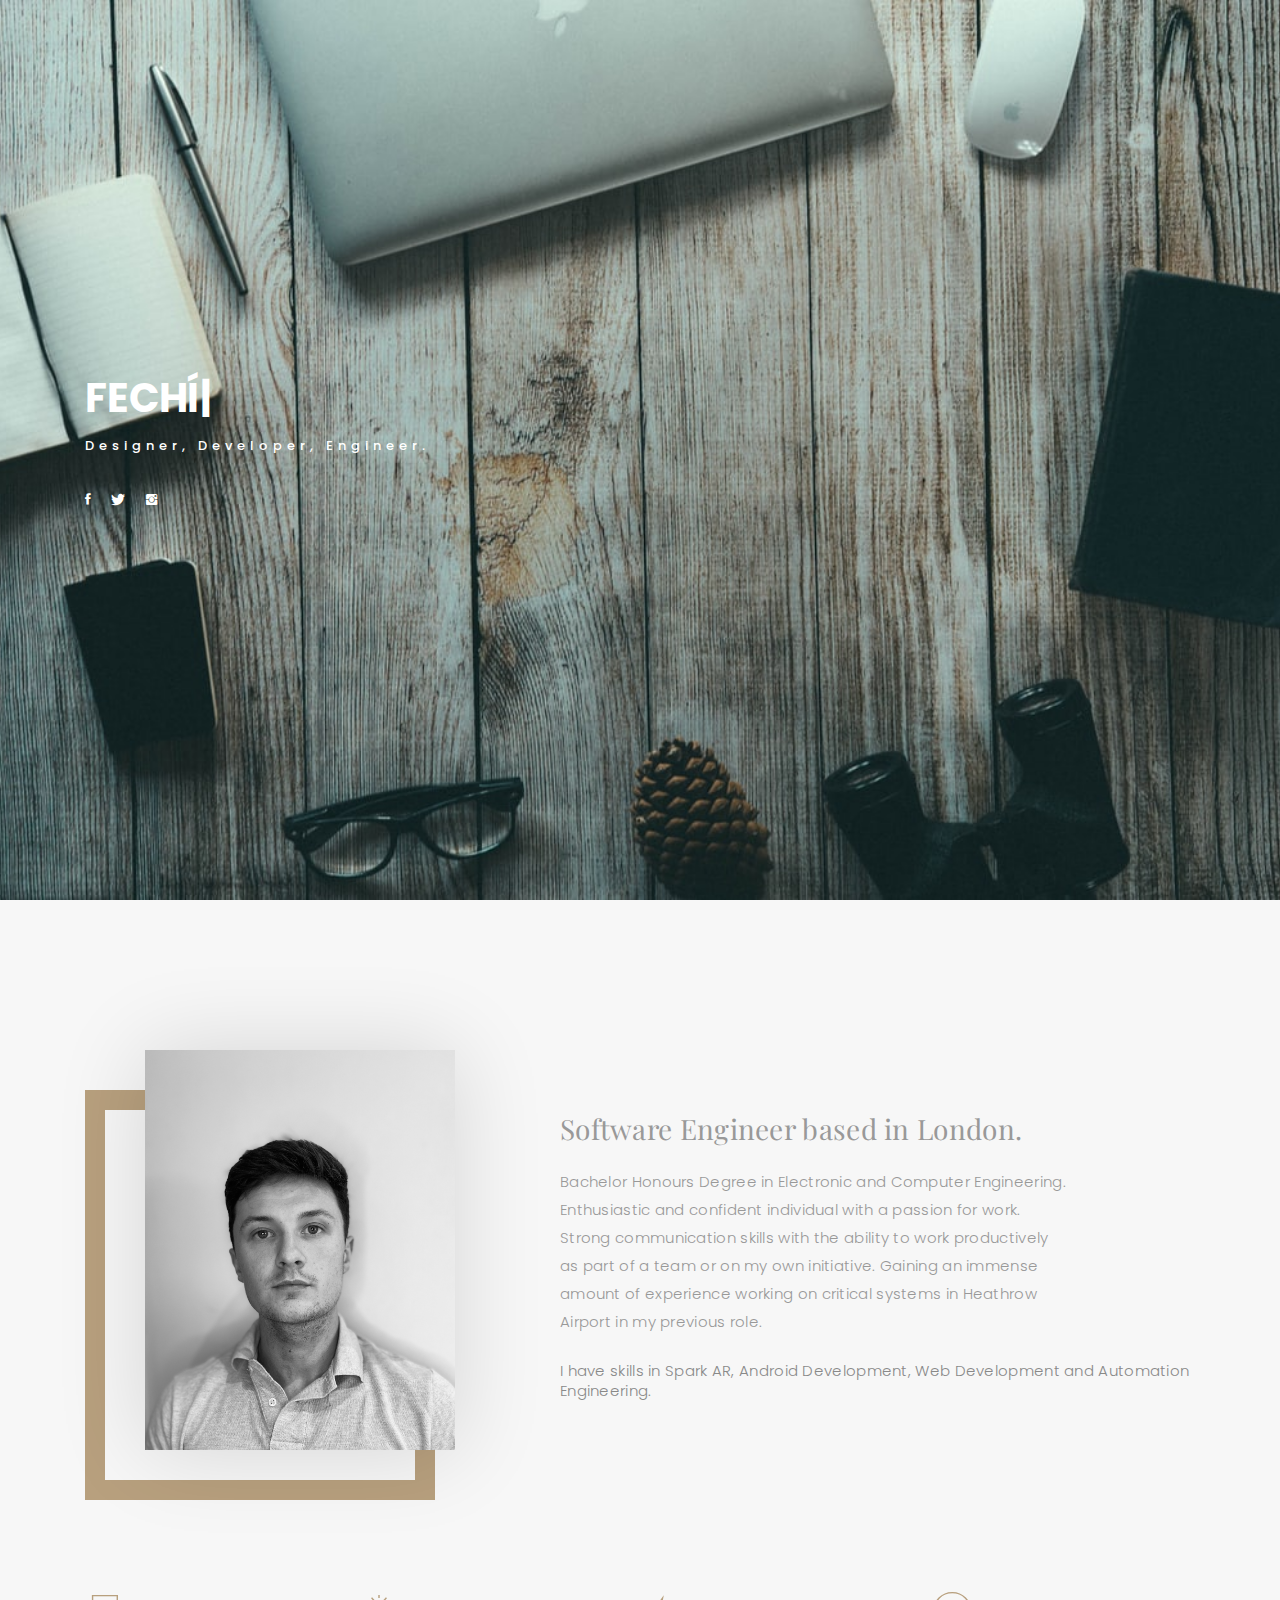
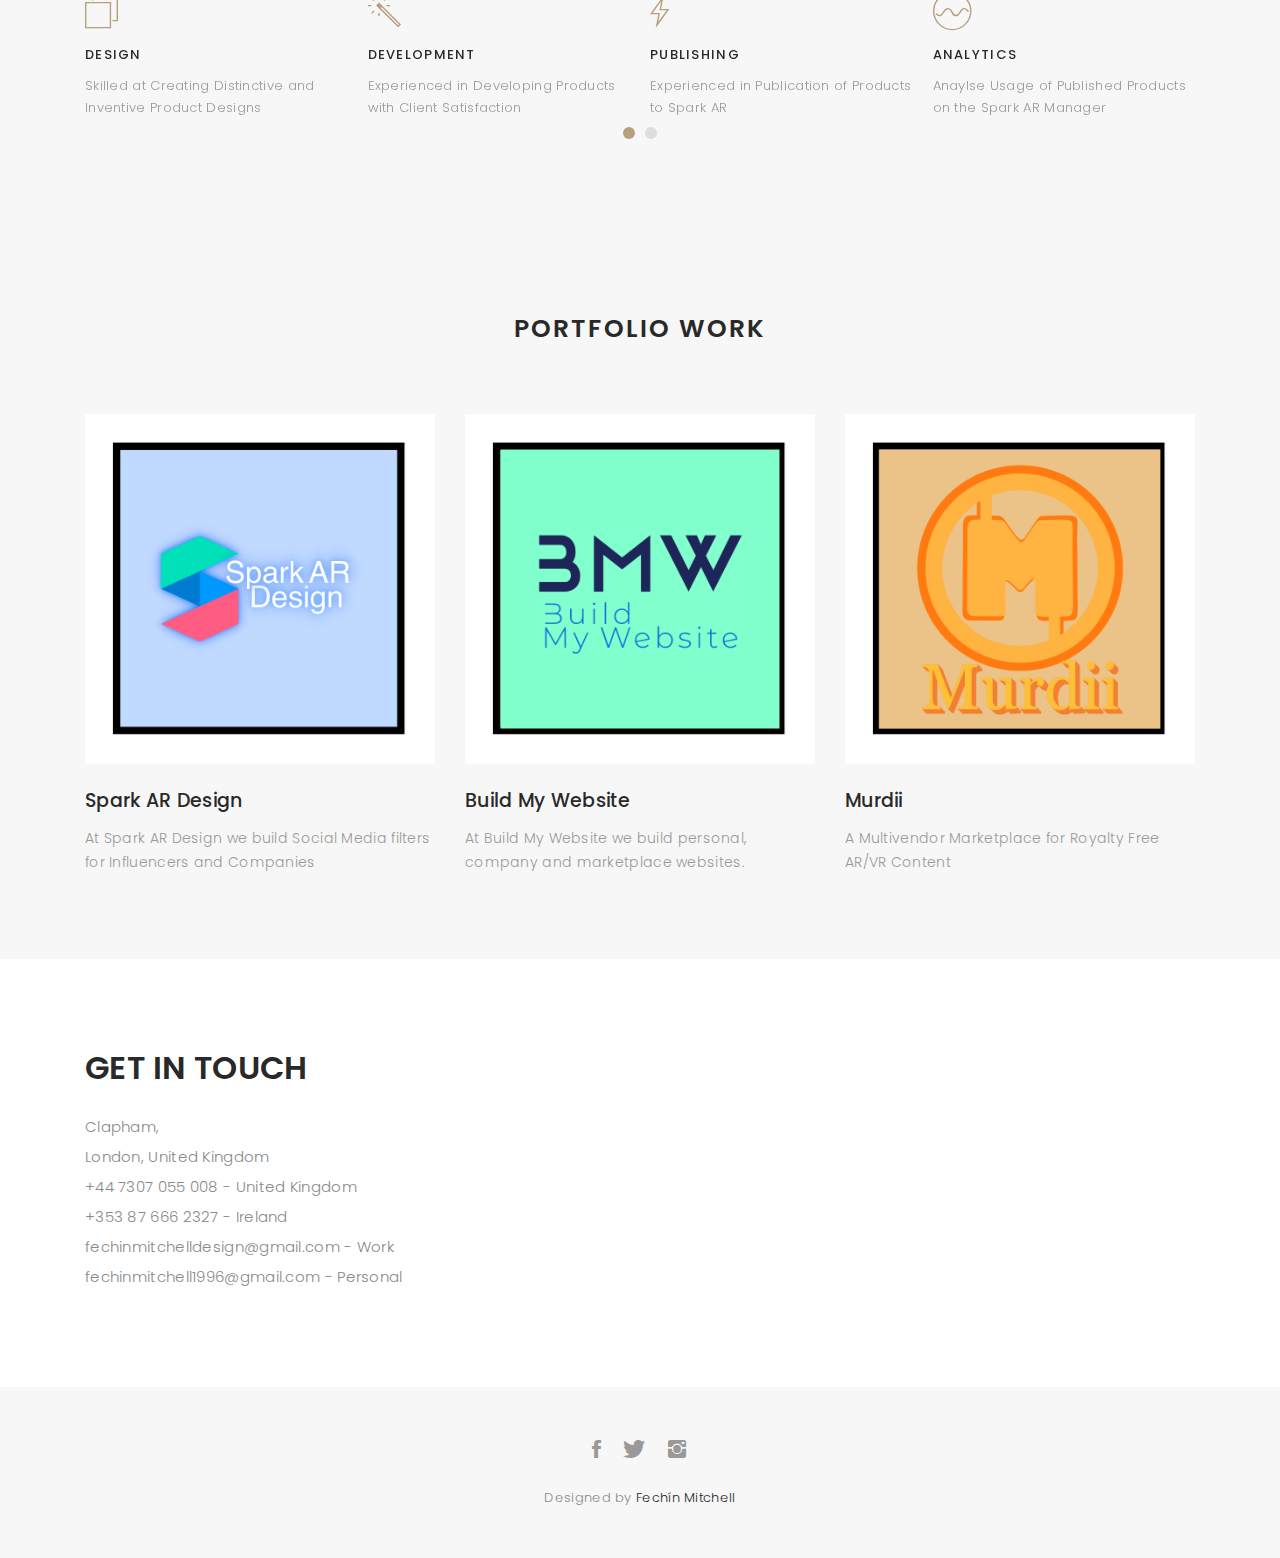
<file: index.html>
<!DOCTYPE html>
<html lang="en">

<head>
  <!-- meta -->
  <meta charset="utf-8">
  <meta content="width=device-width, initial-scale=1.0" name="viewport">

  <title>Fechín Mitchell</title>
  <meta content="" name="keywords">
  <meta content="" name="description">

  <!-- Google Fonts -->
  <link href="https://fonts.googleapis.com/css?family=Poppins:300,300i,400,400i,500,500i,600,600i,700,700i|Playfair+Display:400,400i,700,700i,900,900i" rel="stylesheet">

  <!-- Bootstrap CSS File -->
  <link href="lib/bootstrap/css/bootstrap.min.css" rel="stylesheet">

  <!-- Libraries CSS Files -->
  <link href="lib/ionicons/css/ionicons.min.css" rel="stylesheet">
  <link href="lib/owlcarousel/assets/owl.carousel.min.css" rel="stylesheet">
  <link href="lib/magnific-popup/magnific-popup.css" rel="stylesheet">
  <link href="lib/hover/hover.min.css" rel="stylesheet">

  <!-- Main Stylesheet File -->
  <link href="css/style.css" rel="stylesheet">

  <!-- Responsive css -->
  <link href="css/responsive.css" rel="stylesheet">

  <!-- icon -->
  <link rel="shortcut icon" href="images/FM_logo_top.png">

  <!-- =======================================================
    Theme Name: Folio
    Theme URL: https://bootstrapmade.com/folio-bootstrap-portfolio-template/
    Author: BootstrapMade.com
    Author URL: https://bootstrapmade.com
  ======================================================= -->
</head>

<body>

  <!-- start section navbar -->
  <nav id="main-nav">
    <div class="row">
      <div class="container">

        <div class="logo">
          <a href="index.html"><img src="images/logo_2.png" alt="logo"></a>
        </div>

        <div class="responsive"><i data-icon="m" class="ion-navicon-round"></i></div>

        <ul class="nav-menu list-unstyled">
          <li><a href="#header" class="smoothScroll">Home</a></li>
          <li><a href="#about" class="smoothScroll">About</a></li>
          <!-- <li><a href="#portfolio" class="smoothScroll">Portfolio</a></li> --> 
          <li><a href="#journal" class="smoothScroll">Freelance Work</a></li>
          <li><a href="#contact" class="smoothScroll">Contact</a></li>
        </ul>

      </div>
    </div>
  </nav>
  <!-- End section navbar -->


  <!-- start section header -->
  <div id="header" class="home">

    <div class="container">
      <div class="header-content">
        <h1><span class="typed"></span></h1>
        <p>Designer, Developer, Engineer.</p>

        <ul class="list-unstyled list-social">
          <li><a href="https://www.facebook.com/FechinMitchell"><i class="ion-social-facebook"></i></a></li>
          <li><a href="https://twitter.com/FechinMitchell"><i class="ion-social-twitter"></i></a></li>
          <li><a href="https://www.instagram.com/fechinmitchell/"><i class="ion-social-instagram"></i></a></li>
          <!-- <li><a href="#"><i class="ion-social-googleplus"></i></a></li>
          <li><a href="#"><i class="ion-social-tumblr"></i></a></li>
          <li><a href="#"><i class="ion-social-dribbble"></i></a></li> -->
        </ul>
      </div>
    </div>
  </div>
  <!-- End section header -->


  <!-- start section about us -->
  <div id="about" class="paddsection">
    <div class="container">
      <div class="row justify-content-between">

        <div class="col-lg-4 ">
          <div class="div-img-bg">
            <div class="about-img">
              <img src="images/me2.jpg" class="img-responsive" alt="me">
            </div>
          </div>
        </div>

        <div class="col-lg-7">
          <div class="about-descr">

            <p class="p-heading">Software Engineer based in London. </p>
            <p class="separator"> Bachelor Honours Degree in Electronic and Computer Engineering. Enthusiastic and confident individual with a passion for work. Strong communication skills with the ability to work productively as part of a team or on my own initiative. Gaining an immense amount of experience working on critical systems in Heathrow Airport in my previous role.</p>

            </p> I have skills in Spark AR, Android Development, Web Development and Automation Engineering. </p>

          </div>

        </div>
      </div>
    </div>
  </div>
  <!-- end section about us -->


  <!-- start section services -->
  <div id="services">
    <div class="container">

        <div class="services-carousel owl-theme">

          <div class="services-block">

            <i class="ion-ios-browsers-outline"></i>
            <span>DESIGN</span>
            <p class="separator">Skilled at Creating Distinctive and Inventive Product Designs</p>

          </div>

          <div class="services-block">

            <i class="ion-ios-color-wand-outline"></i>
            <span>Development</span>
            <p class="separator">Experienced in Developing Products with Client Satisfaction</p>

          </div>

          <div class="services-block">

            <i class="ion-ios-bolt-outline"></i>
            <span>Publishing</span>
            <p class="separator">Experienced in Publication of Products to Spark AR</p>

          </div>

          <div class="services-block">

            <i class="ion-ios-analytics-outline"></i>
            <span>Analytics</span>
            <p class="separator">Anaylse Usage of Published Products on the Spark AR Manager</p>

          </div>
		  
          <div class="services-block">

            <i class="ion-social-android-outline"></i>
            <span>MOBILE & Web Applications</span>
            <p class="separator">Design and Development of Web & Mobile Applications </p>

          </div>

          <div class="services-block">

            <i class="ion-ios-camera-outline"></i>
            <span>PHOTOGRAPHY</span>
            <p class="separator">To an English person, it will seem like simplified English,told me what </p>

          </div>

        </div>

    </div>

  </div>
  <!-- end section services -->


  <!-- start section portfolio -->
  <!-- Remove this comment to add section <div id="portfolio" class="text-center paddsection">

    <div class="container">
      <div class="section-title text-center">
        <h2>My Portfolio</h2>
      </div>
    </div>

    <div class="container">
      <div class="row">
        <div class="col-md-12">

          <div class="portfolio-list">

            <ul class="nav list-unstyled" id="portfolio-flters">
              <li class="filter filter-active" data-filter=".all">all</li>
              <li class="filter" data-filter=".branding">Brands</li>
              <li class="filter" data-filter=".mockups">Influencers</li>
              <li class="filter" data-filter=".uikits">Companies</li>
             <!-- <li class="filter" data-filter=".webdesign">web design</li> -->
             <!-- <li class="filter" data-filter=".photography">photography</li> -->
           
            <!-- Remove this comment to add section </ul>

          </div>

          <div class="portfolio-container">

            <div class="col-lg-4 col-md-6 portfolio-thumbnail all branding uikits webdesign">
              <a class="popup-img" href="images/portfolio/1.jpg">
                <img src="images/portfolio/1.jpg" alt="img">
              </a>
            </div>

            <div class="col-lg-4 col-md-6 portfolio-thumbnail all mockups uikits photography">
              <a class="popup-img" href="images/portfolio/2.jpg">
                <img src="images/portfolio/2.jpg"  alt="img">
              </a>
            </div>

            <div class="col-lg-4 col-md-6 portfolio-thumbnail all branding webdesign photography">
              <a class="popup-img" href="images/portfolio/3.jpg">
                <img src="images/portfolio/3.jpg" alt="img">
              </a>
            </div>

            <div class="col-lg-4 col-md-6 portfolio-thumbnail all mockups webdesign photography">
              <a class="popup-img" href="images/portfolio/4.jpg">
                <img src="images/portfolio/4.jpg" alt="img">
              </a>
            </div>

            <div class="col-lg-4 col-md-6 portfolio-thumbnail all branding uikits photography">
              <a class="popup-img" href="images/portfolio/5.jpg">
                <img src="images/portfolio/5.jpg" alt="img">
              </a>
            </div>

            <div class="col-lg-4 col-md-6 portfolio-thumbnail all mockups uikits webdesign">
              <a class="popup-img" href="images/portfolio/6.jpg">
                <img src="images/portfolio/6.jpg" alt="img">
              </a>
            </div>

          </div>
        </div>
      </div>
    </div>

  </div>
  <!-- End section portfolio -->


  <!-- start section journal -->
  <div id="journal" class="text-left paddsection">

    <div class="container">
      <div class="section-title text-center">
        <h2>Portfolio Work</h2>
      </div>
    </div>

    <div class="container">
      <div class="journal-block">
        <div class="row">

          <div class="col-lg-4 col-md-6">
            <div class="journal-info">

              <a href="http://www.sparkardesign.com/"><img src="images/sparkar_portfolio_main_1.png" class="img-responsive" alt="img"></a>

              <div class="journal-txt">

                <h4><a href="http://www.sparkardesign.com/">Spark AR Design</a></h4>
                <p class="separator"> At Spark AR Design we build Social Media filters for Influencers and Companies
                </p>

              </div>

            </div>
          </div>

          <div class="col-lg-4 col-md-6">
            <div class="journal-info">

              <a href="https://buildmywebsite.tech/"><img src="images/buildmywebsite_portfolio_main_1.png" class="img-responsive" alt="img"></a>

              <div class="journal-txt">

                <h4><a href="https://buildmywebsite.tech/">Build My Website</a></h4>
                <p class="separator"> At Build My Website we build personal, company and marketplace websites.
                </p>

              </div>

            </div>
          </div>

          <div class="col-lg-4 col-md-6">
            <div class="journal-info">

              <a href="https://murdii.com/"><img src="images/murdii_portfolio_main_1.png" class="img-responsive" alt="img"></a>

              <div class="journal-txt">

                <h4><a href="https://murdii.com/">Murdii</a></h4>
                <p class="separator"> A Multivendor Marketplace for Royalty Free AR/VR Content
                </p>

              </div>

            </div>
          </div>

        </div>
      </div>
    </div>

  </div>
  <!-- End section journal -->


  <!-- start sectoion contact -->
  <div id="contact" class="paddsection">
    <div class="container">
      <div class="contact-block1">
        <div class="row">

          <div class="col-lg-6">
            <div class="contact-contact">

              <h2 class="mb-30">GET IN TOUCH</h2>

              <ul class="contact-details">
                <li><span>Clapham,</span></li>
                <li><span>London, United Kingdom</span></li>
                <li><span>+44 7307 055 008 - United Kingdom</span></li>
                <li><span>+353 87 666 2327 - Ireland</span></li>
                <li><span>fechinmitchelldesign@gmail.com - Work</span></li>
                <li><span>fechinmitchell1996@gmail.com - Personal</span></li>
              </ul>

            </div>
          </div>

              </div>
            </form>
          </div>
        </div>
      </div>
    </div>
  </div>
  <!-- start sectoion contact -->


  <!-- start section footer -->
  <div id="footer" class="text-center">
    <div class="container">
      <div class="socials-media text-center">

        <ul class="list-unstyled">
          <li><a href="https://www.facebook.com/FechinMitchell"><i class="ion-social-facebook"></i></a></li>
          <li><a href="https://twitter.com/FechinMitchell"><i class="ion-social-twitter"></i></a></li>
          <li><a href="https://www.instagram.com/fechinmitchell/"><i class="ion-social-instagram"></i></a></li>
          <!-- <li><a href="#"><i class="ion-social-googleplus"></i></a></li>
          <li><a href="#"><i class="ion-social-tumblr"></i></a></li>
          <li><a href="#"><i class="ion-social-dribbble"></i></a></li> -->
        </ul>

      </div>

      <div class="credits">
        <!--
          All the links in the footer should remain intact.
          You can delete the links only if you purchased the pro version.
          Licensing information: https://bootstrapmade.com/license/
          Purchase the pro version with working PHP/AJAX contact form: https://bootstrapmade.com/buy/?theme=Folio
        -->
        Designed by <a href="https://bootstrapmade.com/">Fechín Mitchell</a>
      </div>

    </div>
  </div>
  <!-- End section footer -->

  <!-- JavaScript Libraries -->
  <script src="lib/jquery/jquery.min.js"></script>
  <script src="lib/jquery/jquery-migrate.min.js"></script>
  <script src="lib/bootstrap/js/bootstrap.bundle.min.js"></script>
  <script src="lib/typed/typed.js"></script>
  <script src="lib/owlcarousel/owl.carousel.min.js"></script>
  <script src="lib/magnific-popup/magnific-popup.min.js"></script>
  <script src="lib/isotope/isotope.pkgd.min.js"></script>

  <!-- Contact Form JavaScript File -->
  <script src="contactform/contactform.js"></script>

  <!-- Template Main Javascript File -->
  <script src="js/main.js"></script>

</body>

</html>
</file>
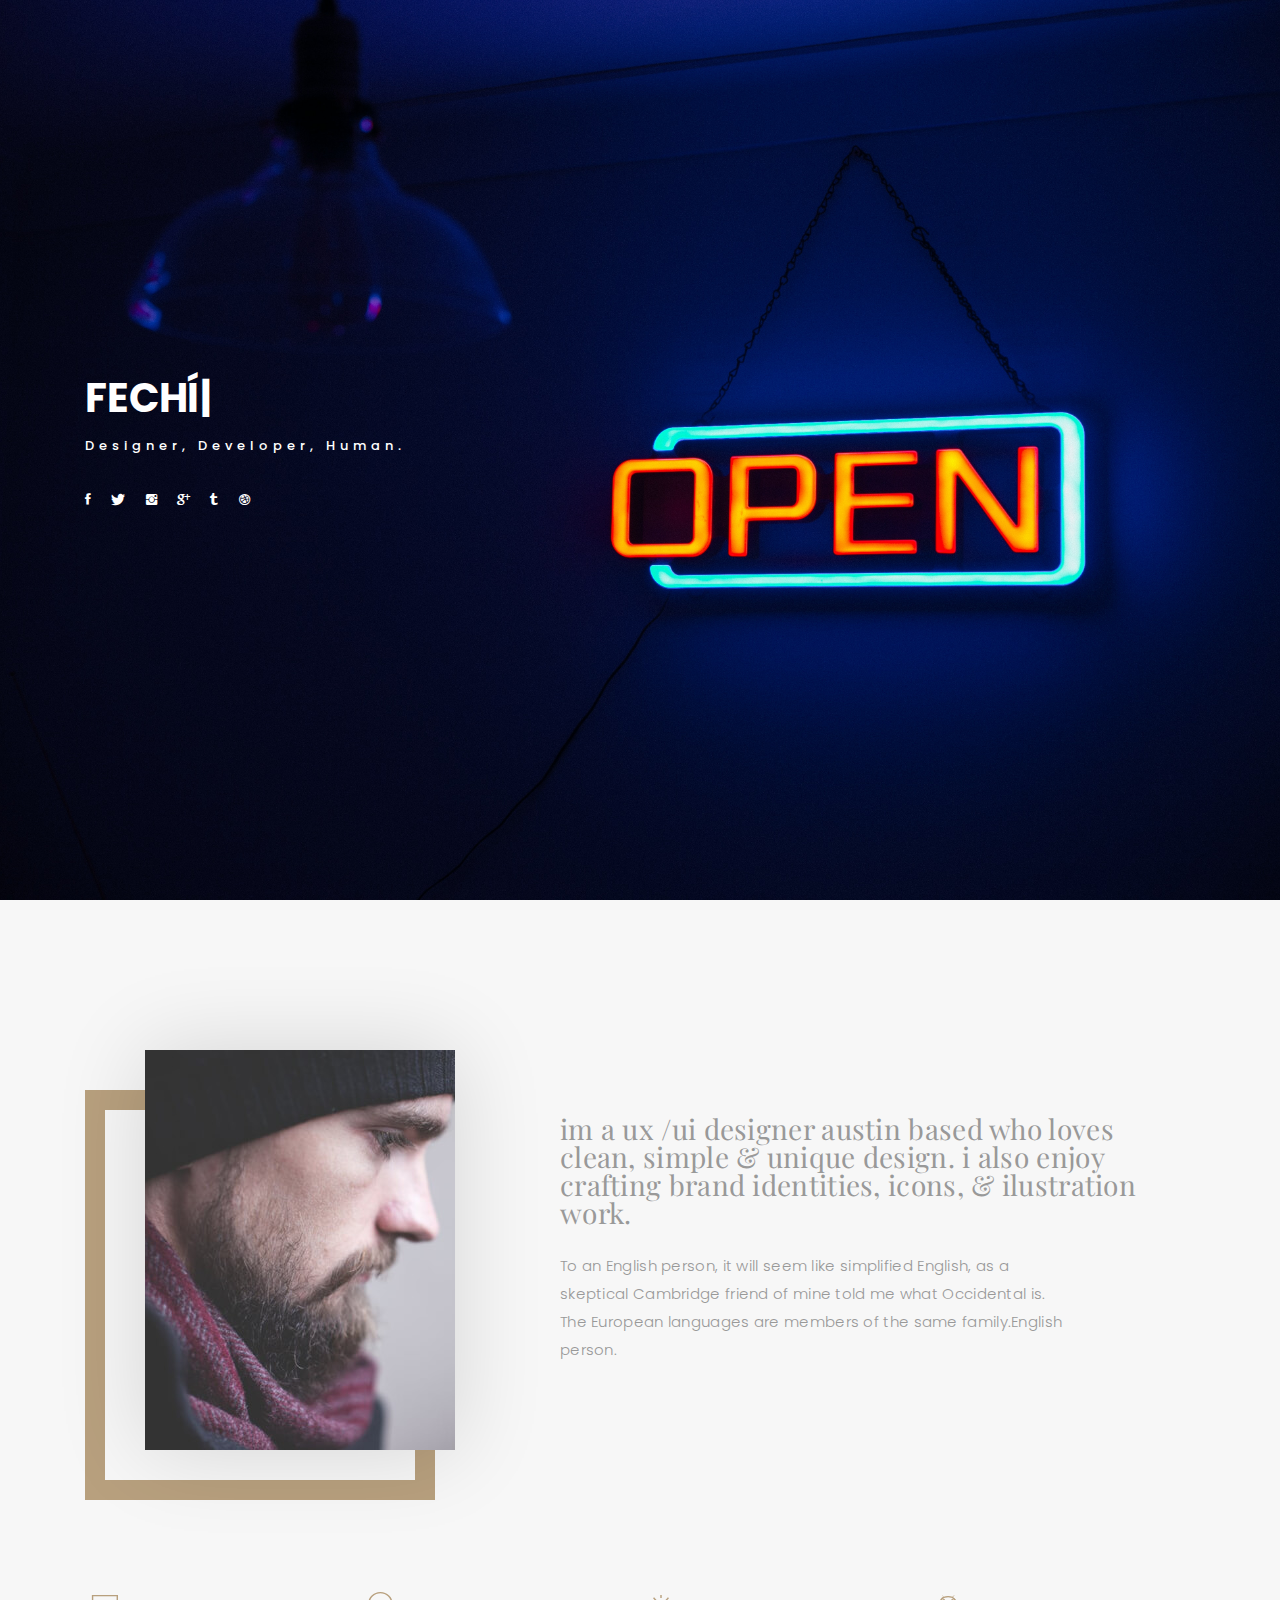
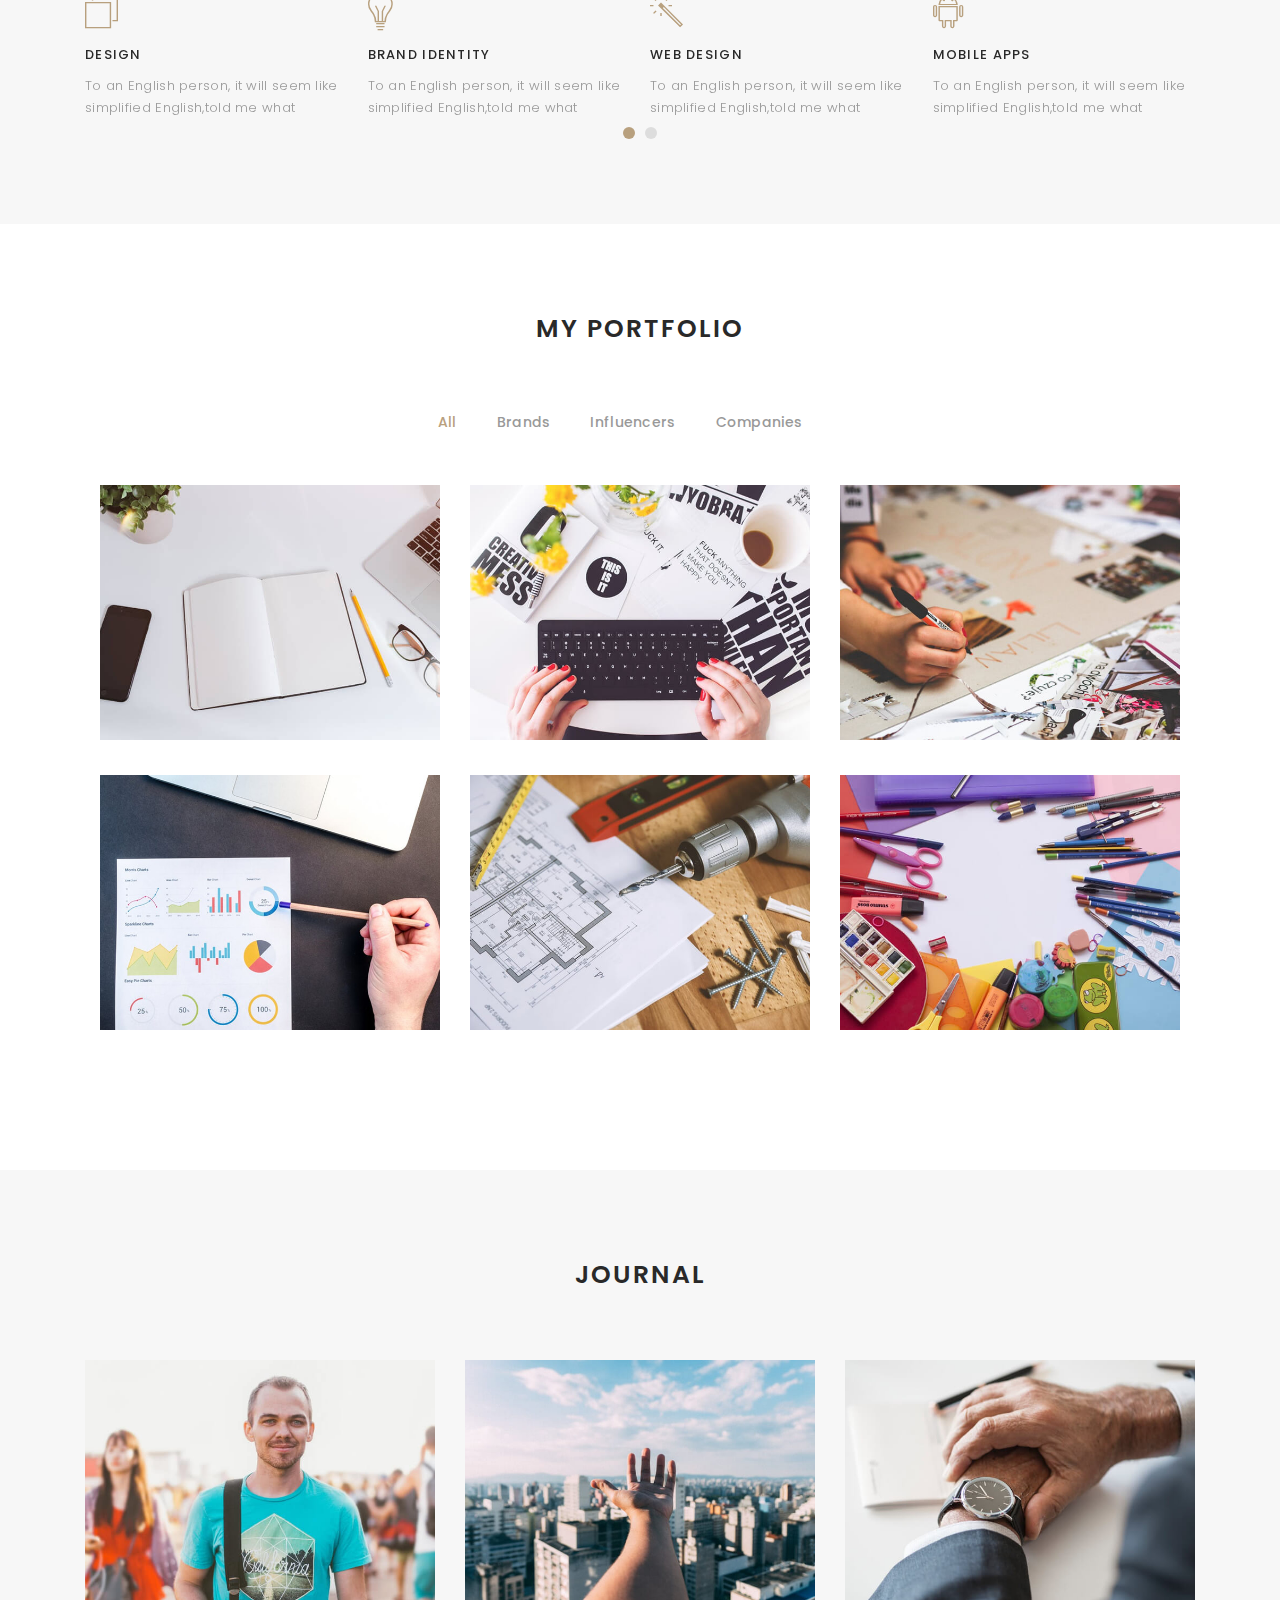
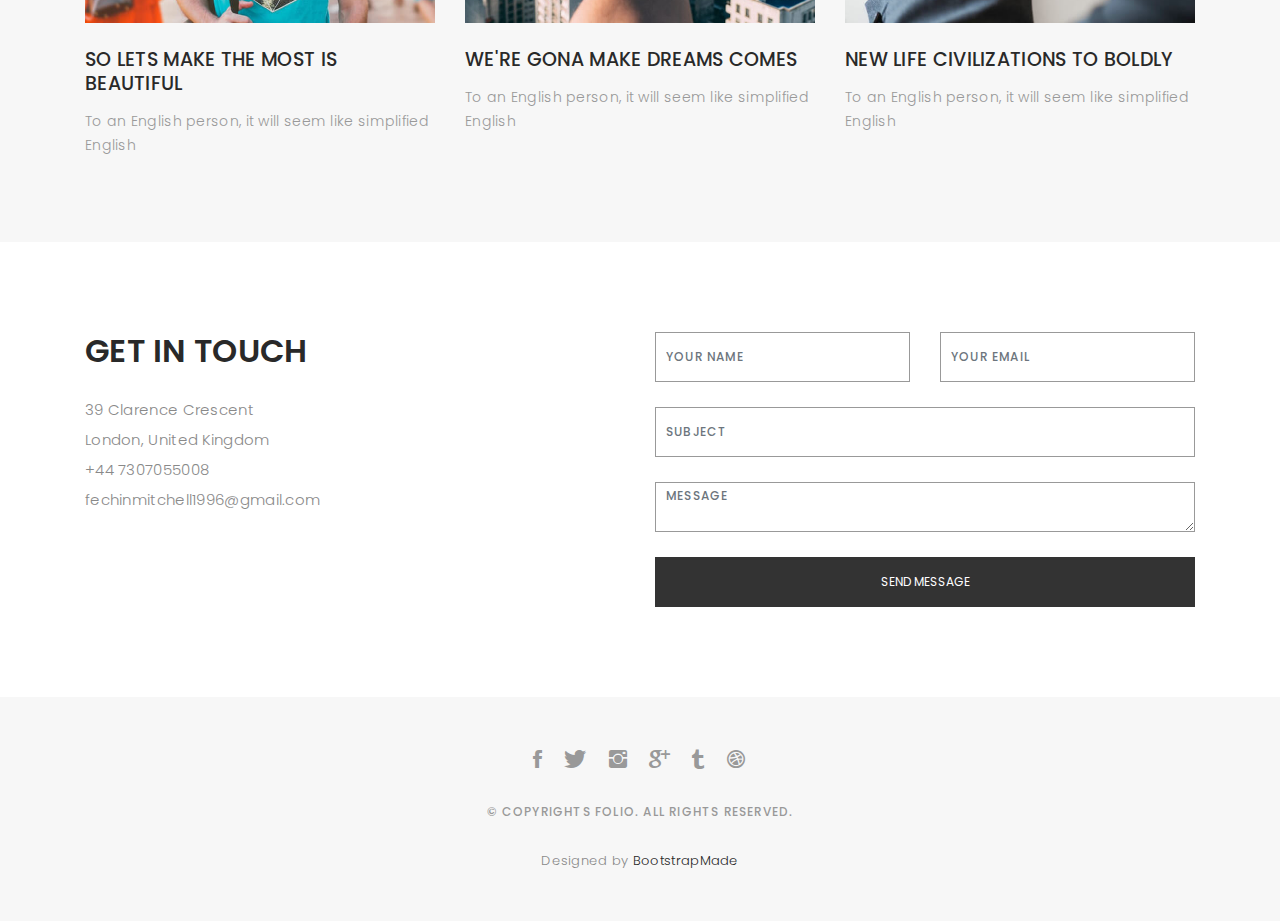
<file: Portfolio/index.html>
<!DOCTYPE html>
<html lang="en">

<head>
  <!-- meta -->
  <meta charset="utf-8">
  <meta content="width=device-width, initial-scale=1.0" name="viewport">

  <title>Fechín Mitchell</title>
  <meta content="" name="keywords">
  <meta content="" name="description">

  <!-- Google Fonts -->
  <link href="https://fonts.googleapis.com/css?family=Poppins:300,300i,400,400i,500,500i,600,600i,700,700i|Playfair+Display:400,400i,700,700i,900,900i" rel="stylesheet">

  <!-- Bootstrap CSS File -->
  <link href="lib/bootstrap/css/bootstrap.min.css" rel="stylesheet">

  <!-- Libraries CSS Files -->
  <link href="lib/ionicons/css/ionicons.min.css" rel="stylesheet">
  <link href="lib/owlcarousel/assets/owl.carousel.min.css" rel="stylesheet">
  <link href="lib/magnific-popup/magnific-popup.css" rel="stylesheet">
  <link href="lib/hover/hover.min.css" rel="stylesheet">

  <!-- Main Stylesheet File -->
  <link href="css/style.css" rel="stylesheet">

  <!-- Responsive css -->
  <link href="css/responsive.css" rel="stylesheet">

  <!-- icon -->
  <link rel="shortcut icon" href="images/logo_top.png">

  <!-- =======================================================
    Theme Name: Folio
    Theme URL: https://bootstrapmade.com/folio-bootstrap-portfolio-template/
    Author: BootstrapMade.com
    Author URL: https://bootstrapmade.com
  ======================================================= -->
</head>

<body>

  <!-- start section navbar -->
  <nav id="main-nav">
    <div class="row">
      <div class="container">

        <div class="logo">
          <a href="index.html"><img src="images/logo.png" alt="logo"></a>
        </div>

        <div class="responsive"><i data-icon="m" class="ion-navicon-round"></i></div>

        <ul class="nav-menu list-unstyled">
          <li><a href="#header" class="smoothScroll">Home</a></li>
          <li><a href="#about" class="smoothScroll">About</a></li>
          <li><a href="#portfolio" class="smoothScroll">Portfolio</a></li>
          <li><a href="#journal" class="smoothScroll">Blog</a></li>
          <li><a href="#contact" class="smoothScroll">Contact</a></li>
        </ul>

      </div>
    </div>
  </nav>
  <!-- End section navbar -->


  <!-- start section header -->
  <div id="header" class="home">

    <div class="container">
      <div class="header-content">
        <h1><span class="typed"></span></h1>
        <p>Designer, Developer, Human.</p>

        <ul class="list-unstyled list-social">
          <li><a href="#"><i class="ion-social-facebook"></i></a></li>
          <li><a href="#"><i class="ion-social-twitter"></i></a></li>
          <li><a href="#"><i class="ion-social-instagram"></i></a></li>
          <li><a href="#"><i class="ion-social-googleplus"></i></a></li>
          <li><a href="#"><i class="ion-social-tumblr"></i></a></li>
          <li><a href="#"><i class="ion-social-dribbble"></i></a></li>
        </ul>
      </div>
    </div>
  </div>
  <!-- End section header -->


  <!-- start section about us -->
  <div id="about" class="paddsection">
    <div class="container">
      <div class="row justify-content-between">

        <div class="col-lg-4 ">
          <div class="div-img-bg">
            <div class="about-img">
              <img src="images/me.jpg" class="img-responsive" alt="me">
            </div>
          </div>
        </div>

        <div class="col-lg-7">
          <div class="about-descr">

            <p class="p-heading">im a ux /ui designer austin based who loves clean, simple & unique design. i also enjoy crafting brand identities, icons, & ilustration work. </p>
            <p class="separator">To an English person, it will seem like simplified English, as a skeptical Cambridge friend of mine told me what Occidental is. The European languages are members of the same family.English person.</p>

          </div>

        </div>
      </div>
    </div>
  </div>
  <!-- end section about us -->


  <!-- start section services -->
  <div id="services">
    <div class="container">

        <div class="services-carousel owl-theme">

          <div class="services-block">

            <i class="ion-ios-browsers-outline"></i>
            <span>DESIGN</span>
            <p class="separator">To an English person, it will seem like simplified English,told me what </p>

          </div>

          <div class="services-block">

            <i class="ion-ios-lightbulb-outline"></i>
            <span>BRAND IDENTITY</span>
            <p class="separator">To an English person, it will seem like simplified English,told me what </p>

          </div>

          <div class="services-block">

            <i class="ion-ios-color-wand-outline"></i>
            <span>WEB DESIGN</span>
            <p class="separator">To an English person, it will seem like simplified English,told me what </p>

          </div>

          <div class="services-block">

            <i class="ion-social-android-outline"></i>
            <span>MOBILE APPS</span>
            <p class="separator">To an English person, it will seem like simplified English,told me what </p>

          </div>

          <div class="services-block">

            <i class="ion-ios-analytics-outline"></i>
            <span>Analytics</span>
            <p class="separator">To an English person, it will seem like simplified English,told me what </p>

          </div>

          <div class="services-block">

            <i class="ion-ios-camera-outline"></i>
            <span>PHOTOGRAPHY</span>
            <p class="separator">To an English person, it will seem like simplified English,told me what </p>

          </div>

        </div>

    </div>

  </div>
  <!-- end section services -->


  <!-- start section portfolio -->
  <div id="portfolio" class="text-center paddsection">

    <div class="container">
      <div class="section-title text-center">
        <h2>My Portfolio</h2>
      </div>
    </div>

    <div class="container">
      <div class="row">
        <div class="col-md-12">

          <div class="portfolio-list">

            <ul class="nav list-unstyled" id="portfolio-flters">
              <li class="filter filter-active" data-filter=".all">all</li>
              <li class="filter" data-filter=".branding">Brands</li>
              <li class="filter" data-filter=".mockups">Influencers</li>
              <li class="filter" data-filter=".uikits">Companies</li>
             <!-- <li class="filter" data-filter=".webdesign">web design</li> -->
             <!-- <li class="filter" data-filter=".photography">photography</li> -->
            </ul>

          </div>

          <div class="portfolio-container">

            <div class="col-lg-4 col-md-6 portfolio-thumbnail all branding uikits webdesign">
              <a class="popup-img" href="images/portfolio/1.jpg">
                <img src="images/portfolio/1.jpg" alt="img">
              </a>
            </div>

            <div class="col-lg-4 col-md-6 portfolio-thumbnail all mockups uikits photography">
              <a class="popup-img" href="images/portfolio/2.jpg">
                <img src="images/portfolio/2.jpg"  alt="img">
              </a>
            </div>

            <div class="col-lg-4 col-md-6 portfolio-thumbnail all branding webdesign photography">
              <a class="popup-img" href="images/portfolio/3.jpg">
                <img src="images/portfolio/3.jpg" alt="img">
              </a>
            </div>

            <div class="col-lg-4 col-md-6 portfolio-thumbnail all mockups webdesign photography">
              <a class="popup-img" href="images/portfolio/4.jpg">
                <img src="images/portfolio/4.jpg" alt="img">
              </a>
            </div>

            <div class="col-lg-4 col-md-6 portfolio-thumbnail all branding uikits photography">
              <a class="popup-img" href="images/portfolio/5.jpg">
                <img src="images/portfolio/5.jpg" alt="img">
              </a>
            </div>

            <div class="col-lg-4 col-md-6 portfolio-thumbnail all mockups uikits webdesign">
              <a class="popup-img" href="images/portfolio/6.jpg">
                <img src="images/portfolio/6.jpg" alt="img">
              </a>
            </div>

          </div>
        </div>
      </div>
    </div>

  </div>
  <!-- End section portfolio -->


  <!-- start section journal -->
  <div id="journal" class="text-left paddsection">

    <div class="container">
      <div class="section-title text-center">
        <h2>journal</h2>
      </div>
    </div>

    <div class="container">
      <div class="journal-block">
        <div class="row">

          <div class="col-lg-4 col-md-6">
            <div class="journal-info">

              <a href="blog-single.html"><img src="images/blog-post-1.jpg" class="img-responsive" alt="img"></a>

              <div class="journal-txt">

                <h4><a href="blog-single.html">SO LETS MAKE THE MOST IS BEAUTIFUL</a></h4>
                <p class="separator">To an English person, it will seem like simplified English
                </p>

              </div>

            </div>
          </div>

          <div class="col-lg-4 col-md-6">
            <div class="journal-info">

              <a href="blog-single.html"><img src="images/blog-post-2.jpg" class="img-responsive" alt="img"></a>

              <div class="journal-txt">

                <h4><a href="#blog-single.html">WE'RE GONA MAKE DREAMS COMES</a></h4>
                <p class="separator">To an English person, it will seem like simplified English
                </p>

              </div>

            </div>
          </div>

          <div class="col-lg-4 col-md-6">
            <div class="journal-info">

              <a href="blog-single.html"><img src="images/blog-post-3.jpg" class="img-responsive" alt="img"></a>

              <div class="journal-txt">

                <h4><a href="blog-single.html">NEW LIFE CIVILIZATIONS TO BOLDLY</a></h4>
                <p class="separator">To an English person, it will seem like simplified English
                </p>

              </div>

            </div>
          </div>

        </div>
      </div>
    </div>

  </div>
  <!-- End section journal -->


  <!-- start sectoion contact -->
  <div id="contact" class="paddsection">
    <div class="container">
      <div class="contact-block1">
        <div class="row">

          <div class="col-lg-6">
            <div class="contact-contact">

              <h2 class="mb-30">GET IN TOUCH</h2>

              <ul class="contact-details">
                <li><span>39 Clarence Crescent</span></li>
                <li><span>London, United Kingdom</span></li>
                <li><span>+44 7307055008</span></li>
                <li><span>fechinmitchell1996@gmail.com</span></li>
              </ul>

            </div>
          </div>

          <div class="col-lg-6">
            <form action="" method="post" role="form" class="contactForm">
              <div class="row">

                <div id="sendmessage">Your message has been sent. Thank you!</div>
                <div id="errormessage"></div>

                <div class="col-lg-6">
                  <div class="form-group contact-block1">
                    <input type="text" name="name" class="form-control" id="name" placeholder="Your Name" data-rule="minlen:4" data-msg="Please enter at least 4 chars" />
                    <div class="validation"></div>
                  </div>
                </div>

                <div class="col-lg-6">
                  <div class="form-group">
                    <input type="email" class="form-control" name="email" id="email" placeholder="Your Email" data-rule="email" data-msg="Please enter a valid email" />
                    <div class="validation"></div>
                  </div>
                </div>

                <div class="col-lg-12">
                  <div class="form-group">
                    <input type="text" class="form-control" name="subject" id="subject" placeholder="Subject" data-rule="minlen:4" data-msg="Please enter at least 8 chars of subject" />
                    <div class="validation"></div>
                  </div>
                </div>

                <div class="col-lg-12">
                  <div class="form-group">
                    <textarea class="form-control" name="message" rows="12" data-rule="required" data-msg="Please write something for us" placeholder="Message"></textarea>
                    <div class="validation"></div>
                  </div>
                </div>

                <div class="col-lg-12">
                  <input type="submit" class="btn btn-defeault btn-send" value="Send message">
                </div>

              </div>
            </form>
          </div>
        </div>
      </div>
    </div>
  </div>
  <!-- start sectoion contact -->


  <!-- start section footer -->
  <div id="footer" class="text-center">
    <div class="container">
      <div class="socials-media text-center">

        <ul class="list-unstyled">
          <li><a href="#"><i class="ion-social-facebook"></i></a></li>
          <li><a href="#"><i class="ion-social-twitter"></i></a></li>
          <li><a href="#"><i class="ion-social-instagram"></i></a></li>
          <li><a href="#"><i class="ion-social-googleplus"></i></a></li>
          <li><a href="#"><i class="ion-social-tumblr"></i></a></li>
          <li><a href="#"><i class="ion-social-dribbble"></i></a></li>
        </ul>

      </div>

      <p>&copy; Copyrights Folio. All rights reserved.</p>

      <div class="credits">
        <!--
          All the links in the footer should remain intact.
          You can delete the links only if you purchased the pro version.
          Licensing information: https://bootstrapmade.com/license/
          Purchase the pro version with working PHP/AJAX contact form: https://bootstrapmade.com/buy/?theme=Folio
        -->
        Designed by <a href="https://bootstrapmade.com/">BootstrapMade</a>
      </div>

    </div>
  </div>
  <!-- End section footer -->

  <!-- JavaScript Libraries -->
  <script src="lib/jquery/jquery.min.js"></script>
  <script src="lib/jquery/jquery-migrate.min.js"></script>
  <script src="lib/bootstrap/js/bootstrap.bundle.min.js"></script>
  <script src="lib/typed/typed.js"></script>
  <script src="lib/owlcarousel/owl.carousel.min.js"></script>
  <script src="lib/magnific-popup/magnific-popup.min.js"></script>
  <script src="lib/isotope/isotope.pkgd.min.js"></script>

  <!-- Contact Form JavaScript File -->
  <script src="contactform/contactform.js"></script>

  <!-- Template Main Javascript File -->
  <script src="js/main.js"></script>

</body>

</html>
</file>
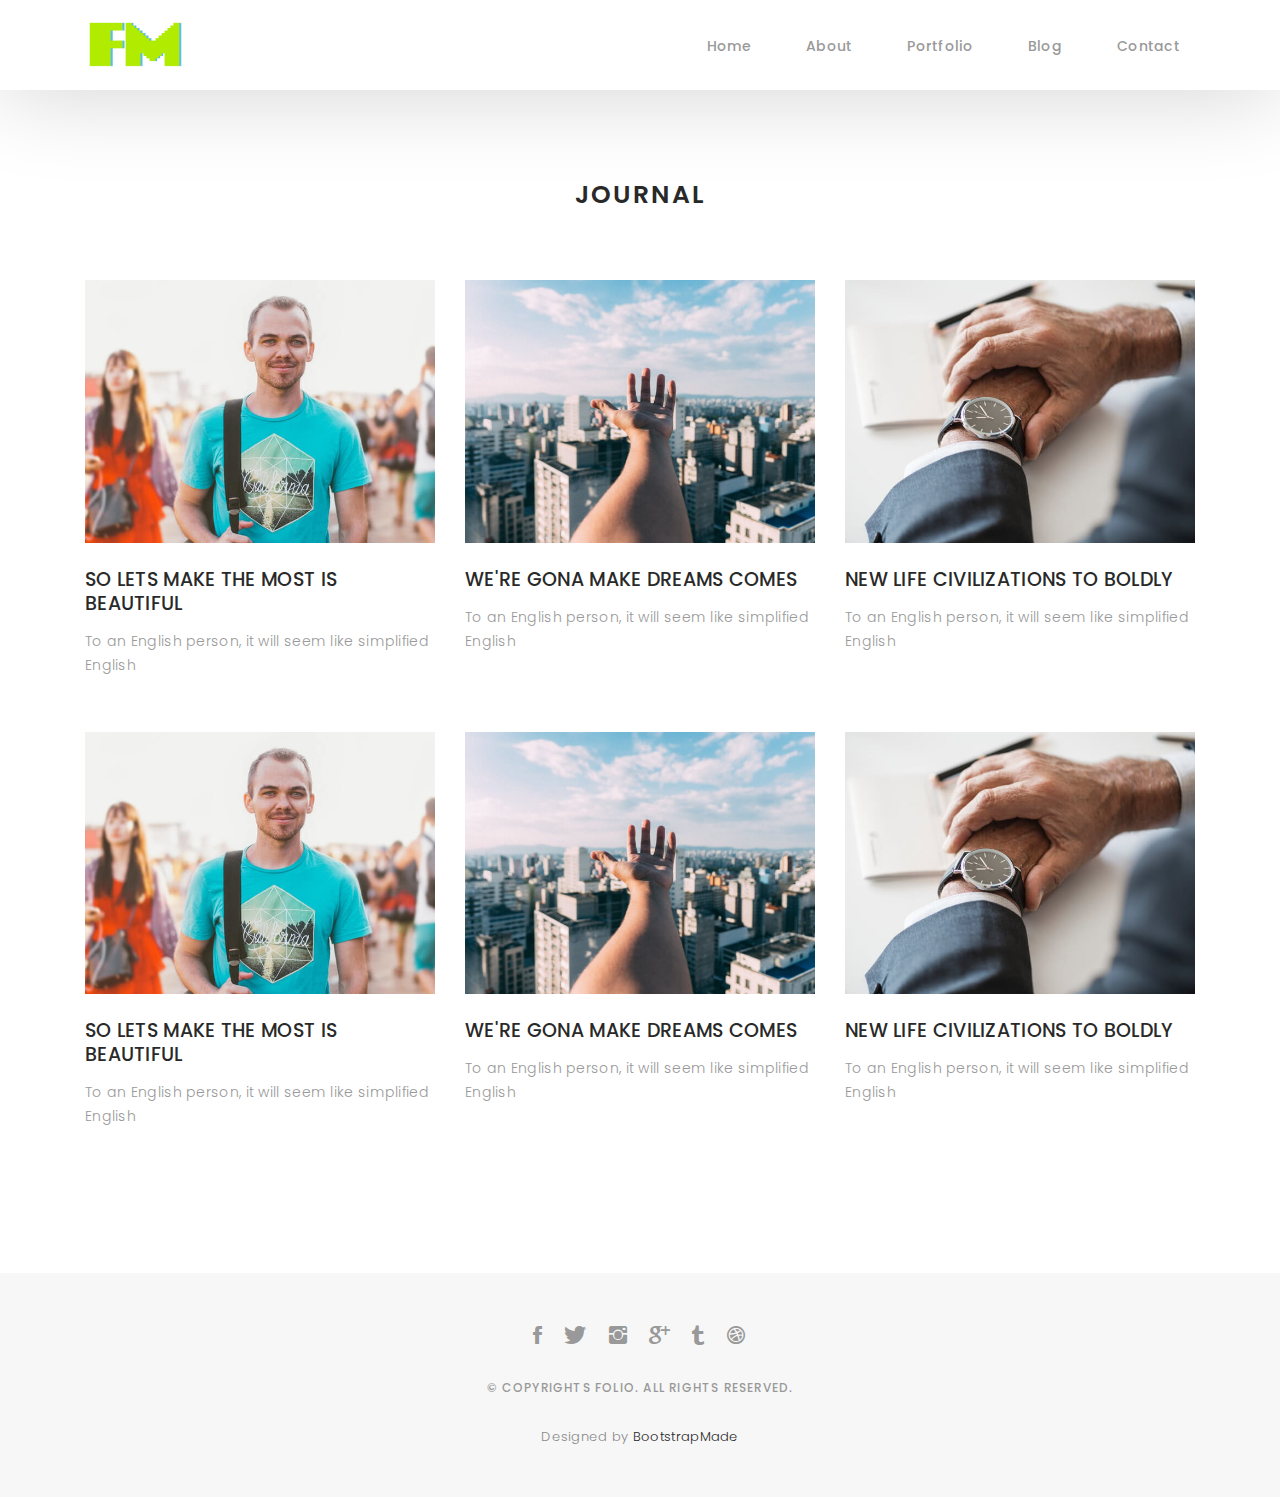
<file: blog-grid.html>
<!DOCTYPE html>
<html lang="en">

<head>
  <!-- meta -->
  <meta charset="utf-8">
  <meta content="width=device-width, initial-scale=1.0" name="viewport">

  <title>Folio - Blog Grid</title>
  <meta content="" name="keywords">
  <meta content="" name="description">

  <!-- Google Fonts -->
  <link href="https://fonts.googleapis.com/css?family=Poppins:300,300i,400,400i,500,500i,600,600i,700,700i|Playfair+Display:400,400i,700,700i,900,900i" rel="stylesheet">

  <!-- Bootstrap CSS File -->
  <link href="lib/bootstrap/css/bootstrap.min.css" rel="stylesheet">

  <!-- Libraries CSS Files -->
  <link href="lib/ionicons/css/ionicons.min.css" rel="stylesheet">
  <link href="lib/owlcarousel/assets/owl.carousel.min.css" rel="stylesheet">
  <link href="lib/magnific-popup/magnific-popup.css" rel="stylesheet">
  <link href="lib/hover/hover.min.css" rel="stylesheet">

  <!-- Blog Stylesheet File -->
  <link href="css/blog.css" rel="stylesheet">

  <!-- Main Stylesheet File -->
  <link href="css/style.css" rel="stylesheet">

  <!-- Responsive css -->
  <link href="css/responsive.css" rel="stylesheet">

  <!-- Favicon -->
  <link rel="shortcut icon" href="images/favicon.png">

  <!-- =======================================================
    Theme Name: Folio
    Theme URL: https://bootstrapmade.com/folio-bootstrap-portfolio-template/
    Author: BootstrapMade.com
    Author URL: https://bootstrapmade.com
  ======================================================= -->
</head>

<body>

  <!-- start section navbar -->
  <nav id="main-nav-subpage" class="subpage-nav">
    <div class="row">
      <div class="container">

        <div class="logo">
          <a href="index.html"><img src="images/logo.png" alt="logo"></a>
        </div>

        <div class="responsive"><i data-icon="m" class="ion-navicon-round"></i></div>

        <ul class="nav-menu list-unstyled">
          <li><a href="#homee" class="smoothScroll">Home</a></li>
          <li><a href="#about" class="smoothScroll">About</a></li>
          <li><a href="#portfolio" class="smoothScroll">Portfolio</a></li>
          <li><a href="#blog" class="smoothScroll">Blog</a></li>
          <li><a href="#contact" class="smoothScroll">Contact</a></li>
        </ul>

      </div>
    </div>
  </nav>
  <!-- End section navbar -->

  <!-- start section journal -->
  <div id="journal-blog" class="text-left  paddsections">

    <div class="container">
      <div class="section-title text-center">
        <h2>journal</h2>
      </div>
    </div>

    <div class="container">
      <div class="journal-block">
        <div class="row">

          <div class="col-lg-4 col-md-6">
            <div class="journal-info mb-30">

              <a href="blog-single.html"><img src="images/blog-post-1.jpg" class="img-responsive" alt="img"></a>

              <div class="journal-txt">

                <h4><a href="blog-single.html">SO LETS MAKE THE MOST IS BEAUTIFUL</a></h4>
                <p class="separator">To an English person, it will seem like simplified English
                </p>

              </div>

            </div>
          </div>

          <div class="col-lg-4 col-md-6">
            <div class="journal-info mb-30">

              <a href="blog-single.html"><img src="images/blog-post-2.jpg" class="img-responsive" alt="img"></a>

              <div class="journal-txt">

                <h4><a href="blog-single.html">WE'RE GONA MAKE DREAMS COMES</a></h4>
                <p class="separator">To an English person, it will seem like simplified English
                </p>

              </div>

            </div>
          </div>

          <div class="col-lg-4 col-md-6">
            <div class="journal-info mb-30">

              <a href="blog-single.html"><img src="images/blog-post-3.jpg" class="img-responsive" alt="img"></a>

              <div class="journal-txt">

                <h4><a href="blog-single.html">NEW LIFE CIVILIZATIONS TO BOLDLY</a></h4>
                <p class="separator">To an English person, it will seem like simplified English
                </p>

              </div>

            </div>
          </div>

          <div class="col-lg-4 col-md-6">
            <div class="journal-info mb-30">

              <a href="blog-single.html"><img src="images/blog-post-1.jpg" class="img-responsive" alt="img"></a>

              <div class="journal-txt">

                <h4><a href="blog-single.html">SO LETS MAKE THE MOST IS BEAUTIFUL</a></h4>
                <p class="separator">To an English person, it will seem like simplified English
                </p>

              </div>

            </div>
          </div>

          <div class="col-lg-4 col-md-6">
            <div class="journal-info mb-30">

              <a href="blog-single.html"><img src="images/blog-post-2.jpg" class="img-responsive" alt="img"></a>

              <div class="journal-txt">

                <h4><a href="blog-single.html">WE'RE GONA MAKE DREAMS COMES</a></h4>
                <p class="separator">To an English person, it will seem like simplified English
                </p>

              </div>

            </div>
          </div>

          <div class="col-lg-4 col-md-6">
            <div class="journal-info mb-30">

              <a href="blog-single.html"><img src="images/blog-post-3.jpg" class="img-responsive" alt="img"></a>

              <div class="journal-txt">

                <h4><a href="blog-single.html">NEW LIFE CIVILIZATIONS TO BOLDLY</a></h4>
                <p class="separator">To an English person, it will seem like simplified English
                </p>

              </div>

            </div>
          </div>

        </div>
      </div>
    </div>
  </div>
  <!-- End section journal -->


  <!-- start section footer -->
  <div id="footer" class="text-center">
    <div class="container">
      <div class="socials-media text-center">

        <ul class="list-unstyled">
          <li><a href="#"><i class="ion-social-facebook"></i></a></li>
          <li><a href="#"><i class="ion-social-twitter"></i></a></li>
          <li><a href="#"><i class="ion-social-instagram"></i></a></li>
          <li><a href="#"><i class="ion-social-googleplus"></i></a></li>
          <li><a href="#"><i class="ion-social-tumblr"></i></a></li>
          <li><a href="#"><i class="ion-social-dribbble"></i></a></li>
        </ul>

      </div>

      <p>&copy; Copyrights Folio. All rights reserved.</p>

      <div class="credits">
        <!--
          All the links in the footer should remain intact.
          You can delete the links only if you purchased the pro version.
          Licensing information: https://bootstrapmade.com/license/
          Purchase the pro version with working PHP/AJAX contact form: https://bootstrapmade.com/buy/?theme=Folio
        -->
        Designed by <a href="https://bootstrapmade.com/">BootstrapMade</a>
      </div>

    </div>
  </div>
  <!-- End section footer -->

  <!-- JavaScript Libraries -->
  <script src="lib/jquery/jquery.min.js"></script>
  <script src="lib/jquery/jquery-migrate.min.js"></script>
  <script src="lib/bootstrap/js/bootstrap.bundle.min.js"></script>
  <script src="lib/typed/typed.js"></script>
  <script src="lib/owlcarousel/owl.carousel.min.js"></script>
  <script src="lib/magnific-popup/magnific-popup.min.js"></script>
  <script src="lib/isotope/isotope.pkgd.min.js"></script>

  <!-- Contact Form JavaScript File -->
  <script src="contactform/contactform.js"></script>

  <!-- Template Main Javascript File -->
  <script src="js/main.js"></script>

</body>

</html>
</file>
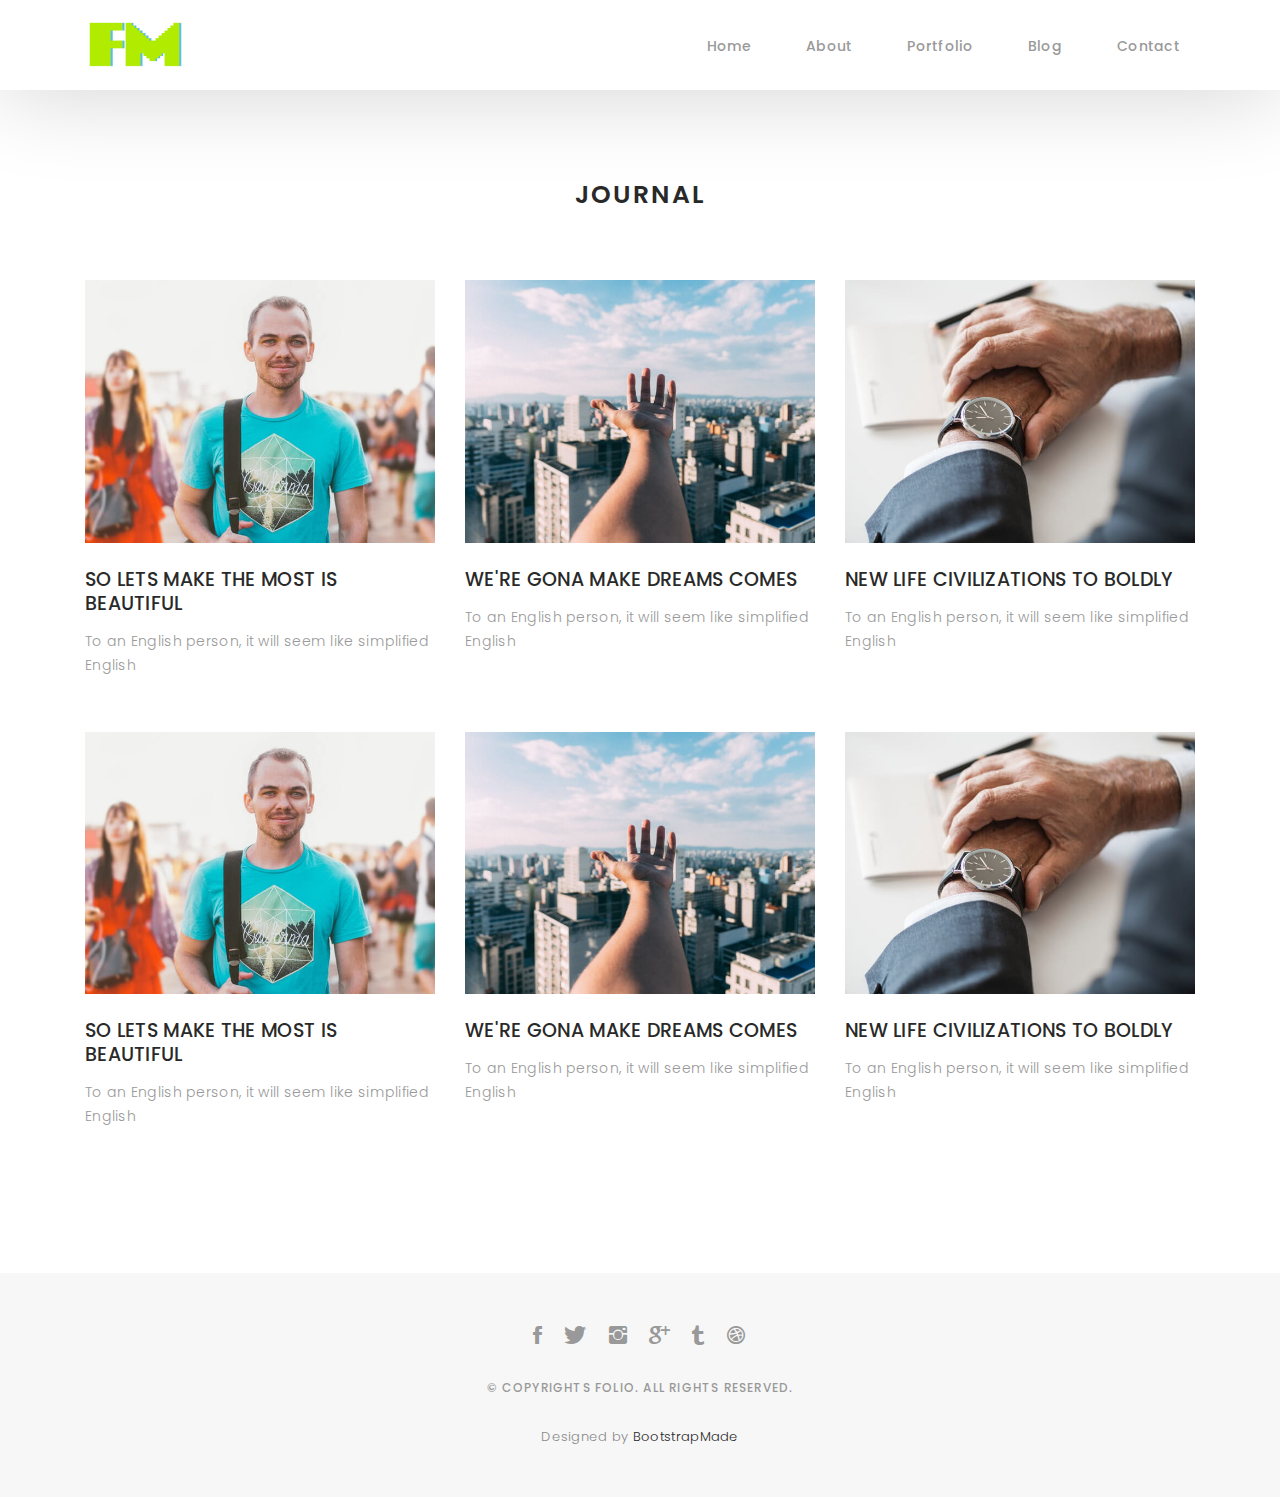
<file: Portfolio/blog-grid.html>
<!DOCTYPE html>
<html lang="en">

<head>
  <!-- meta -->
  <meta charset="utf-8">
  <meta content="width=device-width, initial-scale=1.0" name="viewport">

  <title>Folio - Blog Grid</title>
  <meta content="" name="keywords">
  <meta content="" name="description">

  <!-- Google Fonts -->
  <link href="https://fonts.googleapis.com/css?family=Poppins:300,300i,400,400i,500,500i,600,600i,700,700i|Playfair+Display:400,400i,700,700i,900,900i" rel="stylesheet">

  <!-- Bootstrap CSS File -->
  <link href="lib/bootstrap/css/bootstrap.min.css" rel="stylesheet">

  <!-- Libraries CSS Files -->
  <link href="lib/ionicons/css/ionicons.min.css" rel="stylesheet">
  <link href="lib/owlcarousel/assets/owl.carousel.min.css" rel="stylesheet">
  <link href="lib/magnific-popup/magnific-popup.css" rel="stylesheet">
  <link href="lib/hover/hover.min.css" rel="stylesheet">

  <!-- Blog Stylesheet File -->
  <link href="css/blog.css" rel="stylesheet">

  <!-- Main Stylesheet File -->
  <link href="css/style.css" rel="stylesheet">

  <!-- Responsive css -->
  <link href="css/responsive.css" rel="stylesheet">

  <!-- Favicon -->
  <link rel="shortcut icon" href="images/favicon.png">

  <!-- =======================================================
    Theme Name: Folio
    Theme URL: https://bootstrapmade.com/folio-bootstrap-portfolio-template/
    Author: BootstrapMade.com
    Author URL: https://bootstrapmade.com
  ======================================================= -->
</head>

<body>

  <!-- start section navbar -->
  <nav id="main-nav-subpage" class="subpage-nav">
    <div class="row">
      <div class="container">

        <div class="logo">
          <a href="index.html"><img src="images/logo.png" alt="logo"></a>
        </div>

        <div class="responsive"><i data-icon="m" class="ion-navicon-round"></i></div>

        <ul class="nav-menu list-unstyled">
          <li><a href="#homee" class="smoothScroll">Home</a></li>
          <li><a href="#about" class="smoothScroll">About</a></li>
          <li><a href="#portfolio" class="smoothScroll">Portfolio</a></li>
          <li><a href="#blog" class="smoothScroll">Blog</a></li>
          <li><a href="#contact" class="smoothScroll">Contact</a></li>
        </ul>

      </div>
    </div>
  </nav>
  <!-- End section navbar -->

  <!-- start section journal -->
  <div id="journal-blog" class="text-left  paddsections">

    <div class="container">
      <div class="section-title text-center">
        <h2>journal</h2>
      </div>
    </div>

    <div class="container">
      <div class="journal-block">
        <div class="row">

          <div class="col-lg-4 col-md-6">
            <div class="journal-info mb-30">

              <a href="blog-single.html"><img src="images/blog-post-1.jpg" class="img-responsive" alt="img"></a>

              <div class="journal-txt">

                <h4><a href="blog-single.html">SO LETS MAKE THE MOST IS BEAUTIFUL</a></h4>
                <p class="separator">To an English person, it will seem like simplified English
                </p>

              </div>

            </div>
          </div>

          <div class="col-lg-4 col-md-6">
            <div class="journal-info mb-30">

              <a href="blog-single.html"><img src="images/blog-post-2.jpg" class="img-responsive" alt="img"></a>

              <div class="journal-txt">

                <h4><a href="blog-single.html">WE'RE GONA MAKE DREAMS COMES</a></h4>
                <p class="separator">To an English person, it will seem like simplified English
                </p>

              </div>

            </div>
          </div>

          <div class="col-lg-4 col-md-6">
            <div class="journal-info mb-30">

              <a href="blog-single.html"><img src="images/blog-post-3.jpg" class="img-responsive" alt="img"></a>

              <div class="journal-txt">

                <h4><a href="blog-single.html">NEW LIFE CIVILIZATIONS TO BOLDLY</a></h4>
                <p class="separator">To an English person, it will seem like simplified English
                </p>

              </div>

            </div>
          </div>

          <div class="col-lg-4 col-md-6">
            <div class="journal-info mb-30">

              <a href="blog-single.html"><img src="images/blog-post-1.jpg" class="img-responsive" alt="img"></a>

              <div class="journal-txt">

                <h4><a href="blog-single.html">SO LETS MAKE THE MOST IS BEAUTIFUL</a></h4>
                <p class="separator">To an English person, it will seem like simplified English
                </p>

              </div>

            </div>
          </div>

          <div class="col-lg-4 col-md-6">
            <div class="journal-info mb-30">

              <a href="blog-single.html"><img src="images/blog-post-2.jpg" class="img-responsive" alt="img"></a>

              <div class="journal-txt">

                <h4><a href="blog-single.html">WE'RE GONA MAKE DREAMS COMES</a></h4>
                <p class="separator">To an English person, it will seem like simplified English
                </p>

              </div>

            </div>
          </div>

          <div class="col-lg-4 col-md-6">
            <div class="journal-info mb-30">

              <a href="blog-single.html"><img src="images/blog-post-3.jpg" class="img-responsive" alt="img"></a>

              <div class="journal-txt">

                <h4><a href="blog-single.html">NEW LIFE CIVILIZATIONS TO BOLDLY</a></h4>
                <p class="separator">To an English person, it will seem like simplified English
                </p>

              </div>

            </div>
          </div>

        </div>
      </div>
    </div>
  </div>
  <!-- End section journal -->


  <!-- start section footer -->
  <div id="footer" class="text-center">
    <div class="container">
      <div class="socials-media text-center">

        <ul class="list-unstyled">
          <li><a href="#"><i class="ion-social-facebook"></i></a></li>
          <li><a href="#"><i class="ion-social-twitter"></i></a></li>
          <li><a href="#"><i class="ion-social-instagram"></i></a></li>
          <li><a href="#"><i class="ion-social-googleplus"></i></a></li>
          <li><a href="#"><i class="ion-social-tumblr"></i></a></li>
          <li><a href="#"><i class="ion-social-dribbble"></i></a></li>
        </ul>

      </div>

      <p>&copy; Copyrights Folio. All rights reserved.</p>

      <div class="credits">
        <!--
          All the links in the footer should remain intact.
          You can delete the links only if you purchased the pro version.
          Licensing information: https://bootstrapmade.com/license/
          Purchase the pro version with working PHP/AJAX contact form: https://bootstrapmade.com/buy/?theme=Folio
        -->
        Designed by <a href="https://bootstrapmade.com/">BootstrapMade</a>
      </div>

    </div>
  </div>
  <!-- End section footer -->

  <!-- JavaScript Libraries -->
  <script src="lib/jquery/jquery.min.js"></script>
  <script src="lib/jquery/jquery-migrate.min.js"></script>
  <script src="lib/bootstrap/js/bootstrap.bundle.min.js"></script>
  <script src="lib/typed/typed.js"></script>
  <script src="lib/owlcarousel/owl.carousel.min.js"></script>
  <script src="lib/magnific-popup/magnific-popup.min.js"></script>
  <script src="lib/isotope/isotope.pkgd.min.js"></script>

  <!-- Contact Form JavaScript File -->
  <script src="contactform/contactform.js"></script>

  <!-- Template Main Javascript File -->
  <script src="js/main.js"></script>

</body>

</html>
</file>
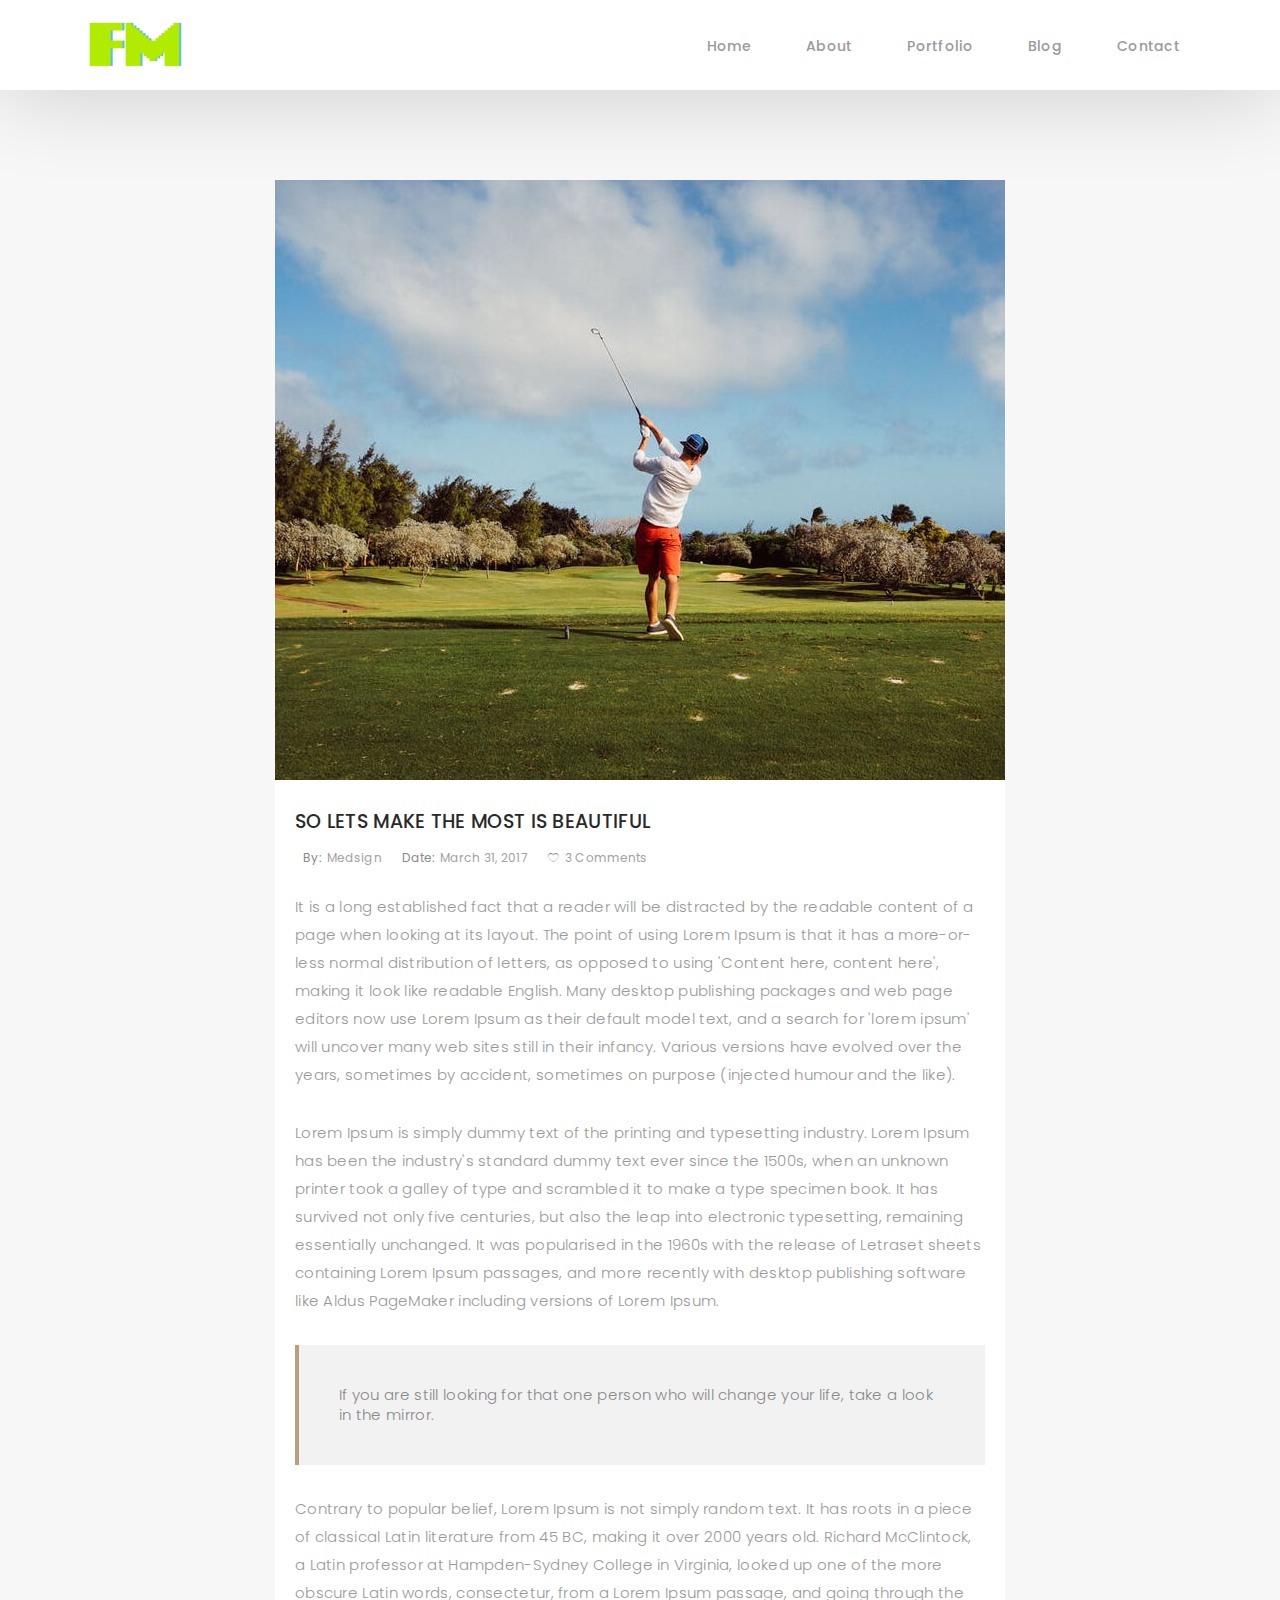
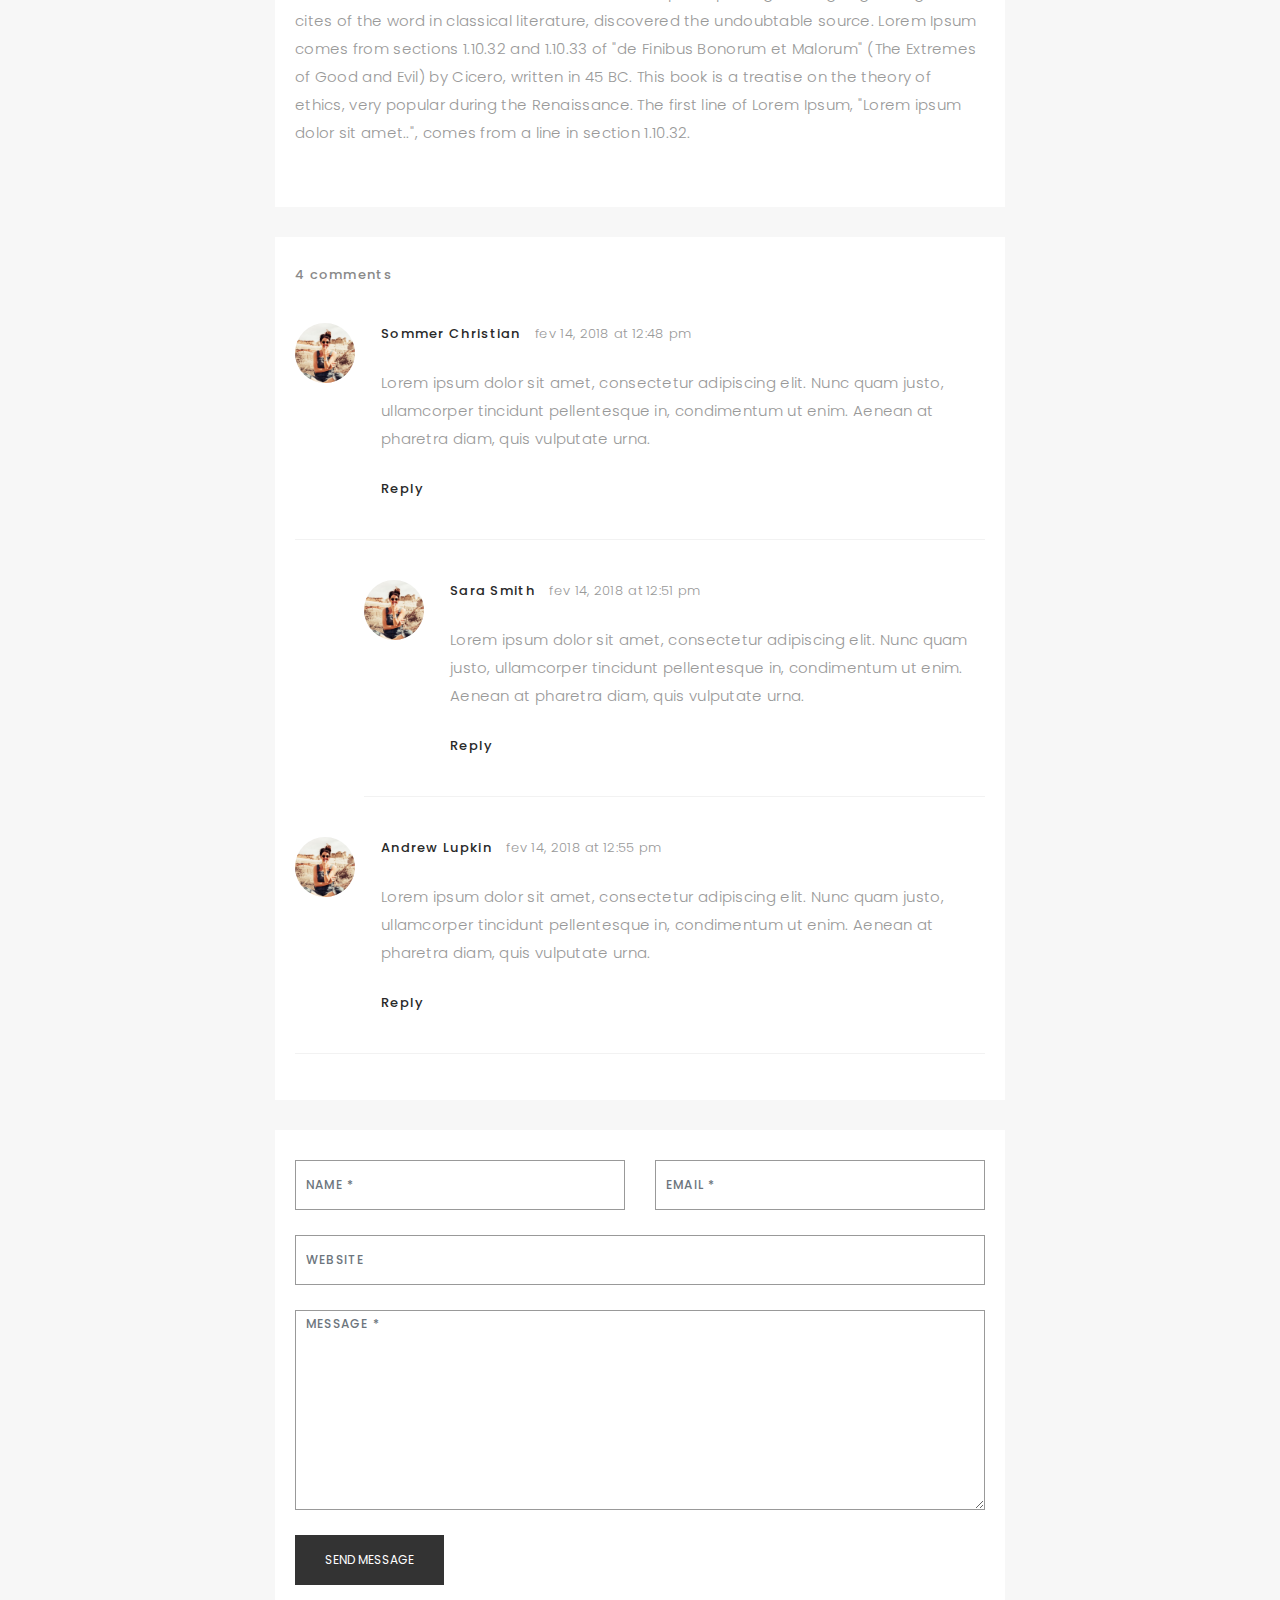
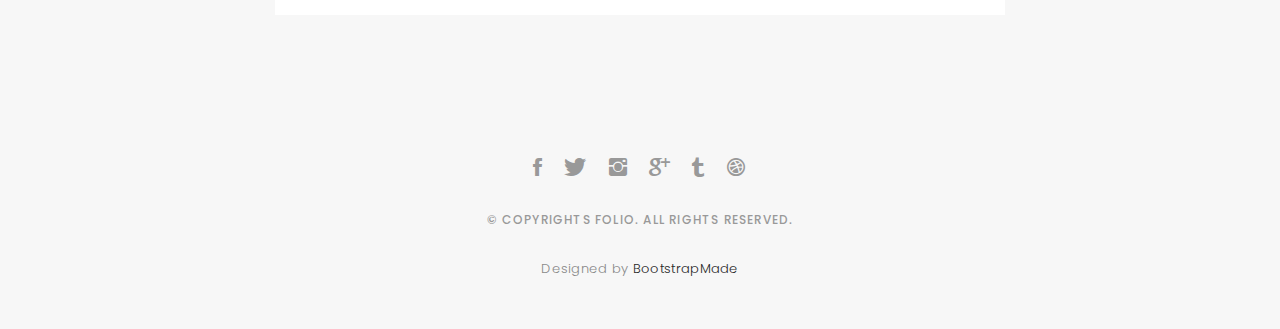
<file: Portfolio/blog-single.html>
<!DOCTYPE html>
<html lang="en">

<head>
  <!-- meta -->
  <meta charset="utf-8">
  <meta content="width=device-width, initial-scale=1.0" name="viewport">

  <title>Folio - Blog Singlee</title>
  <meta content="" name="keywords">
  <meta content="" name="description">

  <!-- Google Fonts -->
  <link href="https://fonts.googleapis.com/css?family=Poppins:300,300i,400,400i,500,500i,600,600i,700,700i|Playfair+Display:400,400i,700,700i,900,900i" rel="stylesheet">

  <!-- Bootstrap CSS File -->
  <link href="lib/bootstrap/css/bootstrap.min.css" rel="stylesheet">

  <!-- Libraries CSS Files -->
  <link href="lib/ionicons/css/ionicons.min.css" rel="stylesheet">
  <link href="lib/owlcarousel/assets/owl.carousel.min.css" rel="stylesheet">
  <link href="lib/magnific-popup/magnific-popup.css" rel="stylesheet">
  <link href="lib/hover/hover.min.css" rel="stylesheet">

  <!-- Blog Stylesheet File -->
  <link href="css/blog.css" rel="stylesheet">

  <!-- Main Stylesheet File -->
  <link href="css/style.css" rel="stylesheet">

  <!-- Responsive css -->
  <link href="css/responsive.css" rel="stylesheet">

  <!-- Favicon -->
  <link rel="shortcut icon" href="images/favicon.png">

  <!-- =======================================================
    Theme Name: Folio
    Theme URL: https://bootstrapmade.com/folio-bootstrap-portfolio-template/
    Author: BootstrapMade.com
    Author URL: https://bootstrapmade.com
  ======================================================= -->
</head>

<body>

  <!-- start section navbar -->
  <nav id="main-nav-subpage" class="subpage-nav">
    <div class="row">
      <div class="container">

        <div class="logo">
          <a href="index.html"><img src="images/logo.png" alt="logo"></a>
        </div>

        <div class="responsive"><i data-icon="m" class="ion-navicon-round"></i></div>

        <ul class="nav-menu list-unstyled">
          <li><a href="#homee" class="smoothScroll">Home</a></li>
          <li><a href="#about" class="smoothScroll">About</a></li>
          <li><a href="#portfolio" class="smoothScroll">Portfolio</a></li>
          <li><a href="#blog" class="smoothScroll">Blog</a></li>
          <li><a href="#contact" class="smoothScroll">Contact</a></li>
        </ul>
      </div>
    </div>
  </nav>
  <!-- End section navbar -->
  <!-- start section main content -->
  <div class="main-content paddsection">
    <div class="container">
      <div class="row justify-content-center">
        <div class="col-md-8 col-md-offset-2">
          <div class="row">
            <div class="container-main single-main">
              <div class="col-md-12">
                <div class="block-main mb-30">
                  <img src="images/blog-post-big.jpg" class="img-responsive" alt="reviews2">
                  <div class="content-main single-post padDiv">
                    <div class="journal-txt">
                      <h4><a href="#">SO LETS MAKE THE MOST IS BEAUTIFUL</a></h4>
                    </div>
                    <div class="post-meta">
                      <ul class="list-unstyled mb-0">
                        <li class="author">by:<a href="#">medsign</a></li>
                        <li class="date">date:<a href="#">March 31, 2017</a></li>
                        <li class="commont"><i class="ion-ios-heart-outline"></i><a href="#">3 Comments</a></li>
                      </ul>
                    </div>
                    <p class="mb-30">It is a long established fact that a reader will be distracted by the readable content of a page when looking at its layout. The point of using Lorem Ipsum is that it has a more-or-less normal distribution of letters, as opposed to
                      using 'Content here, content here', making it look like readable English. Many desktop publishing packages and web page editors now use Lorem Ipsum as their default model text, and a search for 'lorem ipsum' will uncover many web
                      sites still in their infancy. Various versions have evolved over the years, sometimes by accident, sometimes on purpose (injected humour and the like).</p>
                    <p class="mb-30">Lorem Ipsum is simply dummy text of the printing and typesetting industry. Lorem Ipsum has been the industry's standard dummy text ever since the 1500s, when an unknown printer took a galley of type and scrambled it to make a type
                      specimen book. It has survived not only five centuries, but also the leap into electronic typesetting, remaining essentially unchanged. It was popularised in the 1960s with the release of Letraset sheets containing Lorem Ipsum passages,
                      and more recently with desktop publishing software like Aldus PageMaker including versions of Lorem Ipsum.</p>
                    <blockquote>If you are still looking for that one person who will change your life, take a look in the mirror.</blockquote>
                    <p class="mb-30">Contrary to popular belief, Lorem Ipsum is not simply random text. It has roots in a piece of classical Latin literature from 45 BC, making it over 2000 years old. Richard McClintock, a Latin professor at Hampden-Sydney College in
                      Virginia, looked up one of the more obscure Latin words, consectetur, from a Lorem Ipsum passage, and going through the cites of the word in classical literature, discovered the undoubtable source. Lorem Ipsum comes from sections
                      1.10.32 and 1.10.33 of "de Finibus Bonorum et Malorum" (The Extremes of Good and Evil) by Cicero, written in 45 BC. This book is a treatise on the theory of ethics, very popular during the Renaissance. The first line of Lorem Ipsum,
                      "Lorem ipsum dolor sit amet..", comes from a line in section 1.10.32.</p>
                  </div>
                </div>
              </div>
              <div class="col-md-12">
                <div class="comments text-left padDiv mb-30">
                  <div class="entry-comments">
                    <h6 class="mb-30">4 comments</h6>
                    <ul class="entry-comments-list list-unstyled">
                      <li>
                        <div class="entry-comments-item">
                          <img src="images/avatar.jpg" class="entry-comments-avatar" alt="">
                          <div class="entry-comments-body">
                            <span class="entry-comments-author">Sommer Christian</span>
                            <span><a href="#">fev 14, 2018 at 12:48 pm</a></span>
                            <p class="mb-10">Lorem ipsum dolor sit amet, consectetur adipiscing elit. Nunc quam justo, ullamcorper tincidunt pellentesque in, condimentum ut enim. Aenean at pharetra diam, quis vulputate urna. </p>
                            <a class="rep" href="#">Reply</a>
                          </div>
                        </div>
                        <ul class="entry-comments-reply list-unstyled">
                          <li>
                            <div class="entry-comments-item">
                              <img src="images/avatar.jpg" class="entry-comments-avatar" alt="">
                              <div class="entry-comments-body">
                                <span class="entry-comments-author">Sara Smith</span>
                                <span><a href="#">fev 14, 2018 at 12:51 pm</a></span>
                                <p class="mb-10">Lorem ipsum dolor sit amet, consectetur adipiscing elit. Nunc quam justo, ullamcorper tincidunt pellentesque in, condimentum ut enim. Aenean at pharetra diam, quis vulputate urna.</p>
                                <a class="rep" href="#">Reply</a>
                              </div>
                            </div>
                          </li>
                        </ul>
                      </li>
                      <li>
                        <div class="entry-comments-item">
                          <img src="images/avatar.jpg" class="entry-comments-avatar" alt="">
                          <div class="entry-comments-body">
                            <span class="entry-comments-author">Andrew Lupkin</span>
                            <span><a href="#">fev 14, 2018 at 12:55 pm</a></span>
                            <p class="mb-10">Lorem ipsum dolor sit amet, consectetur adipiscing elit. Nunc quam justo, ullamcorper tincidunt pellentesque in, condimentum ut enim. Aenean at pharetra diam, quis vulputate urna. </p>
                            <a class="rep" href="#">Reply</a>
                          </div>
                        </div>
                      </li>
                    </ul>
                  </div>
                </div>
              </div>
              <div class="col-lg-12">
                <div class="cmt padDiv">
                  <form id="comment-form" method="post" action="" role="form">
                    <div class="row">
                        <div class="col-lg-6">
                          <div class="form-group">
                            <input id="form_name" type="text" name="name" class="form-control" placeholder="Name *" required="required">
                          </div>
                        </div>
                        <div class="col-lg-6">
                          <div class="form-group">
                            <input id="form_email" type="email" name="email" class="form-control" placeholder="email *" required="required">
                          </div>
                        </div>
                        <div class="col-md-12">
                          <div class="form-group">
                            <input id="form_name" type="text" name="website" class="form-control" placeholder="Website">
                          </div>
                        </div>
                        <div class="col-lg-12">
                          <div class="form-group">
                            <textarea id="form_message" name="message" class="form-control" placeholder="Message *" style="height: 200px;" required="required"></textarea>
                          </div>
                        </div>
                        <div class="col-lg-12">
                          <input type="submit" class="btn btn-defeault btn-send" value="Send message">
                        </div>
                    </div>
                  </form>
                </div>
              </div>
            </div>
          </div>
        </div>
      </div>
    </div>
  </div>
  <!--  </div> -->
  <!-- start section main content -->

  <!-- start section footer -->
  <div id="footer" class="text-center">
    <div class="container">
      <div class="socials-media text-center">

        <ul class="list-unstyled">
          <li><a href="#"><i class="ion-social-facebook"></i></a></li>
          <li><a href="#"><i class="ion-social-twitter"></i></a></li>
          <li><a href="#"><i class="ion-social-instagram"></i></a></li>
          <li><a href="#"><i class="ion-social-googleplus"></i></a></li>
          <li><a href="#"><i class="ion-social-tumblr"></i></a></li>
          <li><a href="#"><i class="ion-social-dribbble"></i></a></li>
        </ul>

      </div>

      <p>&copy; Copyrights Folio. All rights reserved.</p>

      <div class="credits">
        <!--
          All the links in the footer should remain intact.
          You can delete the links only if you purchased the pro version.
          Licensing information: https://bootstrapmade.com/license/
          Purchase the pro version with working PHP/AJAX contact form: https://bootstrapmade.com/buy/?theme=Folio
        -->
        Designed by <a href="https://bootstrapmade.com/">BootstrapMade</a>
      </div>

    </div>
  </div>
  <!-- End section footer -->

  <!-- JavaScript Libraries -->
  <script src="lib/jquery/jquery.min.js"></script>
  <script src="lib/jquery/jquery-migrate.min.js"></script>
  <script src="lib/bootstrap/js/bootstrap.bundle.min.js"></script>
  <script src="lib/typed/typed.js"></script>
  <script src="lib/owlcarousel/owl.carousel.min.js"></script>
  <script src="lib/magnific-popup/magnific-popup.min.js"></script>
  <script src="lib/isotope/isotope.pkgd.min.js"></script>

  <!-- Contact Form JavaScript File -->
  <script src="contactform/contactform.js"></script>

  <!-- Template Main Javascript File -->
  <script src="js/main.js"></script>

</body>

</html>
</file>
<file: css/responsive.css>
/** Width between 1200x to 0
 *  ~~~~~~~~~~~~~~~~~~~~~~~~~~~~~~~~~~~~
 */

@media (min-width: 1200px) {

}

/** Width between 992px to 1199px
 *  ~~~~~~~~~~~~~~~~~~~~~~~~~~~~~~~~~~~~
 */

@media (min-width: 992px) and (max-width: 1199px) {
  
}

/** Width between 768px to 991px
 *  ~~~~~~~~~~~~~~~~~~~~~~~~~~~~~~~~~~~~
 */

@media (min-width: 768px) and (max-width: 991px) {
  /* Navbar */
  nav {
    padding: 10px 15px;
  }
  .nav-menu {
    margin-top: 40px;
    display: none;
    float: none;
    width: 100%;
  }
  .nav-menu li {
    float: none;
    width: 100%;
    text-align: center;
    border-top: 1px solid #f7f7f7;
    line-height: 45px;
    margin-left: 0;
    padding-top: 10px;
    padding-bottom: 10px;
  }
  .responsive {
    float: right;
    padding-top: 15px;
    display: block;
  }
  /* About */
  .head-info .header-content .cmaster h1 {
    font-size: 32px;
  }
  #about .div-img-bg {
    padding: 0;
  }
  #about .div-img-bg .about-img img {
    margin-top: 0%;
    margin-left: calc(0% - 0px);
  }
  #about .about-descr .p-heading {
    font-size: 20px;
  }
  #about .about-descr .separator {
    max-width: 100%;
    margin-bottom: 0;
  }
  /* portfolio */
  #portfolio .portfolio-list .nav li {
    float: none;
    margin: 20px;
    display: inline-block;
  }
  /* journal */
  #journal .journal-block .journal-info {
    margin-bottom: 30px;
  }
  /* Contact */
  .contact-contact {
    margin-bottom: 30px;
  }
  /* Footer */
  #footer .socials-media ul li {
    margin-right: 0;
    margin-left: 0;
    float: none;
    display: inline-block;
  }
}

/** Width between 767px to 0
 *  ~~~~~~~~~~~~~~~~~~~~~~~~~~~~~~~~~~~~
 */

@media (max-width: 767px) {
  /* Navbar */
  nav {
    padding: 20px 15px;
  }
  .nav-menu {
    margin-top: 40px;
    display: none;
    float: none;
    width: 100%;
  }
  .nav-menu li {
    float: none;
    width: 100%;
    text-align: center;
    border-top: 1px solid #f7f7f7;
    line-height: 45px;
    margin-left: 0;
    padding-top: 10px;
    padding-bottom: 10px;
  }
  .responsive {
    float: right;
    padding-top: 15px;
    display: block;
  }
  /* About */
  .head-info .header-content h1 {
    font-size: 32px;
  }
  #about .div-img-bg {
    padding: 0;
  }
  #about .div-img-bg .about-img img {
    margin-top: 0%;
    margin-left: calc(0% - 0px);
  }
  #about .about-descr .p-heading {
    font-size: 20px;
  }
  #about .about-descr .separator {
    max-width: 100%;
    margin-bottom: 0;
  }
  /* portfolio */
  #portfolio .portfolio-list .nav li {
    float: none;
    margin: 20px;
    display: inline-block;
  }
  /* journal */
  #journal .journal-block .journal-info {
    margin-bottom: 30px;
  }
  /* Contact */
  .contact-contact {
    margin-bottom: 30px;
  }
  /* Footer */
  #footer .socials-media ul li {
    margin-right: 0;
    margin-left: 0;
    float: none;
    display: inline-block;
  }
}

/** Width between 600px to 0
 *  ~~~~~~~~~~~~~~~~~~~~~~~~~~~~~~~~~~~~
 */

@media (max-width: 600px) {
  /* Navbar */
  nav {
    padding: 20px 15px;
  }
  .nav-menu {
    margin-top: 40px;
    display: none;
    float: none;
    width: 100%;
  }
  .nav-menu li {
    float: none;
    width: 100%;
    text-align: center;
    border-top: 1px solid #f7f7f7;
    line-height: 45px;
    margin-left: 0;
    padding-top: 10px;
    padding-bottom: 10px;
  }
  .responsive {
    float: right;
    padding-top: 15px;
    display: block;
  }
  /* About */
  .head-info .header-content h1 {
    font-size: 32px;
  }
  #about .div-img-bg {
    padding: 0;
  }
  #about .div-img-bg .about-img img {
    margin-top: 0%;
    margin-left: calc(0% - 0px);
  }
  #about .about-descr .p-heading {
    font-size: 20px;
  }
  #about .about-descr .separator {
    max-width: 100%;
    margin-bottom: 0;
  }
  /* portfolio */
  #portfolio .portfolio-list .nav li {
    float: none;
    margin: 10px;
    display: inline-block;
  }
  /* journal */
  #journal .journal-block .journal-info {
    margin-bottom: 30px;
  }
  /* Contact */
  .contact-contact {
    margin-bottom: 30px;
  }
  /* Footer */
  #footer .socials-media ul li {
    margin-right: 0;
    margin-left: 0;
    float: none;
    display: inline-block;
  }
}

/** Width between 480px to 0
 *  ~~~~~~~~~~~~~~~~~~~~~~~~~~~~~~~~~~~~
 */

@media (max-width: 480px) {
  /* Navbar */
  nav {
    padding: 20px 15px;
  }
  .nav-menu {
    margin-top: 40px;
    display: none;
    float: none;
    width: 100%;
  }
  .nav-menu li {
    float: none;
    width: 100%;
    text-align: center;
    border-top: 1px solid #f7f7f7;
    line-height: 45px;
    margin-left: 0;
    padding-top: 10px;
    padding-bottom: 10px;
  }
  .responsive {
    float: right;
    padding-top: 15px;
    display: block;
  }
  /* About */
  .head-info .header-content h1 {
    font-size: 32px;
  }
  #about .div-img-bg {
    padding: 0;
  }
  #about .div-img-bg .about-img img {
    margin-top: 0%;
    margin-left: calc(0% - 0px);
  }
  #about .about-descr .p-heading {
    font-size: 20px;
  }
  #about .about-descr .separator {
    max-width: 100%;
    margin-bottom: 0;
  }
  /* portfolio */
  #portfolio .portfolio-list .nav li {
    float: none;
    margin: 20px;
  }
  /* journal */
  #journal .journal-block .journal-info {
    margin-bottom: 30px;
  }
  /* Contact */
  .contact-contact {
    margin-bottom: 30px;
  }
  /* Footer */
  #footer .socials-media ul li {
    margin-right: 0;
    margin-left: 0;
    float: none;
    display: inline-block;
  }
}

/** Width between 320px to 0
 *  ~~~~~~~~~~~~~~~~~~~~~~~~~~~~~~~~~~~~
 */

@media (max-width: 320px) {
  /* Navbar */
  nav {
    padding: 20px 15px;
  }
  .nav-menu {
    margin-top: 40px;
    display: none;
    float: none;
    width: 100%;
  }
  .nav-menu li {
    float: none;
    width: 100%;
    text-align: center;
    border-top: 1px solid #f7f7f7;
    line-height: 45px;
    margin-left: 0;
    padding-top: 10px;
    padding-bottom: 10px;
  }
  .responsive {
    float: right;
    padding-top: 15px;
    display: block;
  }
  /* About */
  .head-info .header-content h1 {
    font-size: 32px;
  }
  #about .div-img-bg {
    padding: 0;
  }
  #about .div-img-bg .about-img img {
    margin-top: 0%;
    margin-left: calc(0% - 0px);
  }
  #about .about-descr .p-heading {
    font-size: 20px;
  }
  #about .about-descr .separator {
    max-width: 100%;
    margin-bottom: 0;
  }
  /* portfolio */
  #portfolio .portfolio-list .nav li {
    float: none;
    margin: 20px;
  }
  /* journal */
  #journal .journal-block .journal-info {
    margin-bottom: 30px;
  }
  /* Contact */
  .contact-contact {
    margin-bottom: 30px;
  }
  /* Footer */
  #footer .socials-media ul li {
    margin-right: 0;
    margin-left: 0;
    float: none;
    display: inline-block;
  }
  /* Single page */
  .entry-comments-body span {
    display: inline-block;
    margin-right: 0;
  }
}
</file>
<file: Portfolio/css/responsive.css>
/** Width between 1200x to 0
 *  ~~~~~~~~~~~~~~~~~~~~~~~~~~~~~~~~~~~~
 */

@media (min-width: 1200px) {

}

/** Width between 992px to 1199px
 *  ~~~~~~~~~~~~~~~~~~~~~~~~~~~~~~~~~~~~
 */

@media (min-width: 992px) and (max-width: 1199px) {
  
}

/** Width between 768px to 991px
 *  ~~~~~~~~~~~~~~~~~~~~~~~~~~~~~~~~~~~~
 */

@media (min-width: 768px) and (max-width: 991px) {
  /* Navbar */
  nav {
    padding: 10px 15px;
  }
  .nav-menu {
    margin-top: 40px;
    display: none;
    float: none;
    width: 100%;
  }
  .nav-menu li {
    float: none;
    width: 100%;
    text-align: center;
    border-top: 1px solid #f7f7f7;
    line-height: 45px;
    margin-left: 0;
    padding-top: 10px;
    padding-bottom: 10px;
  }
  .responsive {
    float: right;
    padding-top: 15px;
    display: block;
  }
  /* About */
  .head-info .header-content .cmaster h1 {
    font-size: 32px;
  }
  #about .div-img-bg {
    padding: 0;
  }
  #about .div-img-bg .about-img img {
    margin-top: 0%;
    margin-left: calc(0% - 0px);
  }
  #about .about-descr .p-heading {
    font-size: 20px;
  }
  #about .about-descr .separator {
    max-width: 100%;
    margin-bottom: 0;
  }
  /* portfolio */
  #portfolio .portfolio-list .nav li {
    float: none;
    margin: 20px;
    display: inline-block;
  }
  /* journal */
  #journal .journal-block .journal-info {
    margin-bottom: 30px;
  }
  /* Contact */
  .contact-contact {
    margin-bottom: 30px;
  }
  /* Footer */
  #footer .socials-media ul li {
    margin-right: 0;
    margin-left: 0;
    float: none;
    display: inline-block;
  }
}

/** Width between 767px to 0
 *  ~~~~~~~~~~~~~~~~~~~~~~~~~~~~~~~~~~~~
 */

@media (max-width: 767px) {
  /* Navbar */
  nav {
    padding: 20px 15px;
  }
  .nav-menu {
    margin-top: 40px;
    display: none;
    float: none;
    width: 100%;
  }
  .nav-menu li {
    float: none;
    width: 100%;
    text-align: center;
    border-top: 1px solid #f7f7f7;
    line-height: 45px;
    margin-left: 0;
    padding-top: 10px;
    padding-bottom: 10px;
  }
  .responsive {
    float: right;
    padding-top: 15px;
    display: block;
  }
  /* About */
  .head-info .header-content h1 {
    font-size: 32px;
  }
  #about .div-img-bg {
    padding: 0;
  }
  #about .div-img-bg .about-img img {
    margin-top: 0%;
    margin-left: calc(0% - 0px);
  }
  #about .about-descr .p-heading {
    font-size: 20px;
  }
  #about .about-descr .separator {
    max-width: 100%;
    margin-bottom: 0;
  }
  /* portfolio */
  #portfolio .portfolio-list .nav li {
    float: none;
    margin: 20px;
    display: inline-block;
  }
  /* journal */
  #journal .journal-block .journal-info {
    margin-bottom: 30px;
  }
  /* Contact */
  .contact-contact {
    margin-bottom: 30px;
  }
  /* Footer */
  #footer .socials-media ul li {
    margin-right: 0;
    margin-left: 0;
    float: none;
    display: inline-block;
  }
}

/** Width between 600px to 0
 *  ~~~~~~~~~~~~~~~~~~~~~~~~~~~~~~~~~~~~
 */

@media (max-width: 600px) {
  /* Navbar */
  nav {
    padding: 20px 15px;
  }
  .nav-menu {
    margin-top: 40px;
    display: none;
    float: none;
    width: 100%;
  }
  .nav-menu li {
    float: none;
    width: 100%;
    text-align: center;
    border-top: 1px solid #f7f7f7;
    line-height: 45px;
    margin-left: 0;
    padding-top: 10px;
    padding-bottom: 10px;
  }
  .responsive {
    float: right;
    padding-top: 15px;
    display: block;
  }
  /* About */
  .head-info .header-content h1 {
    font-size: 32px;
  }
  #about .div-img-bg {
    padding: 0;
  }
  #about .div-img-bg .about-img img {
    margin-top: 0%;
    margin-left: calc(0% - 0px);
  }
  #about .about-descr .p-heading {
    font-size: 20px;
  }
  #about .about-descr .separator {
    max-width: 100%;
    margin-bottom: 0;
  }
  /* portfolio */
  #portfolio .portfolio-list .nav li {
    float: none;
    margin: 10px;
    display: inline-block;
  }
  /* journal */
  #journal .journal-block .journal-info {
    margin-bottom: 30px;
  }
  /* Contact */
  .contact-contact {
    margin-bottom: 30px;
  }
  /* Footer */
  #footer .socials-media ul li {
    margin-right: 0;
    margin-left: 0;
    float: none;
    display: inline-block;
  }
}

/** Width between 480px to 0
 *  ~~~~~~~~~~~~~~~~~~~~~~~~~~~~~~~~~~~~
 */

@media (max-width: 480px) {
  /* Navbar */
  nav {
    padding: 20px 15px;
  }
  .nav-menu {
    margin-top: 40px;
    display: none;
    float: none;
    width: 100%;
  }
  .nav-menu li {
    float: none;
    width: 100%;
    text-align: center;
    border-top: 1px solid #f7f7f7;
    line-height: 45px;
    margin-left: 0;
    padding-top: 10px;
    padding-bottom: 10px;
  }
  .responsive {
    float: right;
    padding-top: 15px;
    display: block;
  }
  /* About */
  .head-info .header-content h1 {
    font-size: 32px;
  }
  #about .div-img-bg {
    padding: 0;
  }
  #about .div-img-bg .about-img img {
    margin-top: 0%;
    margin-left: calc(0% - 0px);
  }
  #about .about-descr .p-heading {
    font-size: 20px;
  }
  #about .about-descr .separator {
    max-width: 100%;
    margin-bottom: 0;
  }
  /* portfolio */
  #portfolio .portfolio-list .nav li {
    float: none;
    margin: 20px;
  }
  /* journal */
  #journal .journal-block .journal-info {
    margin-bottom: 30px;
  }
  /* Contact */
  .contact-contact {
    margin-bottom: 30px;
  }
  /* Footer */
  #footer .socials-media ul li {
    margin-right: 0;
    margin-left: 0;
    float: none;
    display: inline-block;
  }
}

/** Width between 320px to 0
 *  ~~~~~~~~~~~~~~~~~~~~~~~~~~~~~~~~~~~~
 */

@media (max-width: 320px) {
  /* Navbar */
  nav {
    padding: 20px 15px;
  }
  .nav-menu {
    margin-top: 40px;
    display: none;
    float: none;
    width: 100%;
  }
  .nav-menu li {
    float: none;
    width: 100%;
    text-align: center;
    border-top: 1px solid #f7f7f7;
    line-height: 45px;
    margin-left: 0;
    padding-top: 10px;
    padding-bottom: 10px;
  }
  .responsive {
    float: right;
    padding-top: 15px;
    display: block;
  }
  /* About */
  .head-info .header-content h1 {
    font-size: 32px;
  }
  #about .div-img-bg {
    padding: 0;
  }
  #about .div-img-bg .about-img img {
    margin-top: 0%;
    margin-left: calc(0% - 0px);
  }
  #about .about-descr .p-heading {
    font-size: 20px;
  }
  #about .about-descr .separator {
    max-width: 100%;
    margin-bottom: 0;
  }
  /* portfolio */
  #portfolio .portfolio-list .nav li {
    float: none;
    margin: 20px;
  }
  /* journal */
  #journal .journal-block .journal-info {
    margin-bottom: 30px;
  }
  /* Contact */
  .contact-contact {
    margin-bottom: 30px;
  }
  /* Footer */
  #footer .socials-media ul li {
    margin-right: 0;
    margin-left: 0;
    float: none;
    display: inline-block;
  }
  /* Single page */
  .entry-comments-body span {
    display: inline-block;
    margin-right: 0;
  }
}
</file>
<file: css/blog.css>
/*-----------------------------------------------------------------------------------*/

/*  -  Navbar fixd page
/*-----------------------------------------------------------------------------------*/

.subpage-nav {
  display: block !important;
  position: relative;
}

/*-----------------------------------------------------------------------------------*/

/*  /* Single page */

/*-----------------------------------------------------------------------------------*/

/* main content */

.main-content {
  background: #f7f7f7;
}

.main-content .container-main {
  display: inline-block;
  width: 100%;
}

.main-content .container-main .block-main {
  margin-bottom: 30px;
  overflow: hidden;
}

.container-main .block-main .content-main {
  background: #fff none repeat scroll 0 0;
  display: inline-block;
  width: 100%;
}

.journal-txt h4 a {
  display: block;
  font-size: 19px;
  line-height: 24px;
  margin: 0 0 13px 0;
  font-weight: 500;
  color: #292929;
  -moz-transition: all 0.5s ease-in-out 0s;
  -ms-transition: all 0.5s ease-in-out 0s;
  -o-transition: all 0.5s ease-in-out 0s;
  -webkit-transition: all 0.5s ease-in-out 0s;
  transition: all 0.5s ease-in-out 0s;
}

.journal-txt h4 a:hover {
  color: #b8a07e;
  -moz-transition: all 0.5s ease-in-out 0s;
  -ms-transition: all 0.5s ease-in-out 0s;
  -o-transition: all 0.5s ease-in-out 0s;
  -webkit-transition: all 0.5s ease-in-out 0s;
  transition: all 0.5s ease-in-out 0s;
}

.post-meta ul li {
  font-size: 12px;
  font-weight: normal;
  margin-left: 8px;
  margin-right: 8px;
  text-transform: capitalize;
  display: inline-block;
  float: none;
}

.content-main .post-meta a {
  color: #a2a2a2;
  margin-left: 5px;
}

/* Commonts */

.comments {
  background: #fff;
}

.entry-comments h6 {
  margin-right: 10px;
  font-size: 13px;
  letter-spacing: 0.1em;
  font-weight: 500;
}

.entry-comments-item {
  margin-top: 40px;
  padding-bottom: 40px;
  border-bottom: 1px solid #f2f2f2;
}

.entry-comments-avatar {
  position: absolute;
  display: block;
  border-radius: 50%;
  width: 60px;
  height: 60px;
}

.entry-comments-body {
  padding-left: 86px;
}

.entry-comments-author {
  margin-right: 10px;
  font-size: 13px;
  color: #292929;
  letter-spacing: 0.1em;
  font-weight: 500;
}

.rep {
  font-size: 13px;
  color: #292929;
  letter-spacing: 0.1em;
  font-weight: 500;
  text-transform: capitalize;
}

.entry-comments span a {
  font-size: 13px;
  color: #999;
}

.entry-comments-reply {
  padding-left: 10%;
}

/* Commonts form */

.cmt {
  background: #fff;
}

blockquote {
  padding: 40px;
  background-color: #f2f2f2;
  margin: 30px 0;
  border: none;
  border-left: 4px solid #b8a07e;
}
</file>
<file: Portfolio/css/blog.css>
/*-----------------------------------------------------------------------------------*/

/*  -  Navbar fixd page
/*-----------------------------------------------------------------------------------*/

.subpage-nav {
  display: block !important;
  position: relative;
}

/*-----------------------------------------------------------------------------------*/

/*  /* Single page */

/*-----------------------------------------------------------------------------------*/

/* main content */

.main-content {
  background: #f7f7f7;
}

.main-content .container-main {
  display: inline-block;
  width: 100%;
}

.main-content .container-main .block-main {
  margin-bottom: 30px;
  overflow: hidden;
}

.container-main .block-main .content-main {
  background: #fff none repeat scroll 0 0;
  display: inline-block;
  width: 100%;
}

.journal-txt h4 a {
  display: block;
  font-size: 19px;
  line-height: 24px;
  margin: 0 0 13px 0;
  font-weight: 500;
  color: #292929;
  -moz-transition: all 0.5s ease-in-out 0s;
  -ms-transition: all 0.5s ease-in-out 0s;
  -o-transition: all 0.5s ease-in-out 0s;
  -webkit-transition: all 0.5s ease-in-out 0s;
  transition: all 0.5s ease-in-out 0s;
}

.journal-txt h4 a:hover {
  color: #b8a07e;
  -moz-transition: all 0.5s ease-in-out 0s;
  -ms-transition: all 0.5s ease-in-out 0s;
  -o-transition: all 0.5s ease-in-out 0s;
  -webkit-transition: all 0.5s ease-in-out 0s;
  transition: all 0.5s ease-in-out 0s;
}

.post-meta ul li {
  font-size: 12px;
  font-weight: normal;
  margin-left: 8px;
  margin-right: 8px;
  text-transform: capitalize;
  display: inline-block;
  float: none;
}

.content-main .post-meta a {
  color: #a2a2a2;
  margin-left: 5px;
}

/* Commonts */

.comments {
  background: #fff;
}

.entry-comments h6 {
  margin-right: 10px;
  font-size: 13px;
  letter-spacing: 0.1em;
  font-weight: 500;
}

.entry-comments-item {
  margin-top: 40px;
  padding-bottom: 40px;
  border-bottom: 1px solid #f2f2f2;
}

.entry-comments-avatar {
  position: absolute;
  display: block;
  border-radius: 50%;
  width: 60px;
  height: 60px;
}

.entry-comments-body {
  padding-left: 86px;
}

.entry-comments-author {
  margin-right: 10px;
  font-size: 13px;
  color: #292929;
  letter-spacing: 0.1em;
  font-weight: 500;
}

.rep {
  font-size: 13px;
  color: #292929;
  letter-spacing: 0.1em;
  font-weight: 500;
  text-transform: capitalize;
}

.entry-comments span a {
  font-size: 13px;
  color: #999;
}

.entry-comments-reply {
  padding-left: 10%;
}

/* Commonts form */

.cmt {
  background: #fff;
}

blockquote {
  padding: 40px;
  background-color: #f2f2f2;
  margin: 30px 0;
  border: none;
  border-left: 4px solid #b8a07e;
}
</file>
<file: css/style.css>
/*
  Theme Name: Folio
  Theme URL: https://bootstrapmade.com/folio-bootstrap-portfolio-template/
  Author: BootstrapMade.com
  Author URL: https://bootstrapmade.com
*/

/*  General Styling
/*-----------------------------------------------------------------------------------*/

body {
  background: #ffffff;
  color: #898989;
  font-family: 'Poppins', helvetica;
  font-size: 15px;
  font-weight: 300;
  line-height: 20px;
  letter-spacing: 0.02em;
  overflow-x: hidden;
  margin: 0 auto;
  padding: 0;
  -moz-box-sizing: border-box;
  -ms-box-sizing: border-box;
  -o-box-sizing: border-box;
  -webkit-box-sizing: border-box;
  box-sizing: border-box;
}

h1, h2, h3, h4, h5, h6 {
  margin: 0;
}

h2 {
  color: #292929;
  font-weight: 600;
}

h4 {
  color: #292929;
  font-size: 14px;
  font-weight: 600;
}

a {
  color: #292929;
  text-decoration: none !important;
  -moz-transition: all 0.5s ease-in-out 0s;
  -ms-transition: all 0.5s ease-in-out 0s;
  -o-transition: all 0.5s ease-in-out 0s;
  -webkit-transition: all 0.5s ease-in-out 0s;
  transition: all 0.5s ease-in-out 0s;
}

a:hover {
  -moz-transition: all 0.5s ease-in-out 0s;
  -ms-transition: all 0.5s ease-in-out 0s;
  -o-transition: all 0.5s ease-in-out 0s;
  -webkit-transition: all 0.5s ease-in-out 0s;
  transition: all 0.5s ease-in-out 0s;
}

a:hover, a:focus {
  color: #b8a07e;
  text-decoration: underline;
}

nav ul li a {
  padding: 2px 0 0 0;
  position: relative;
  display: block;
  font-size: 12px;
  color: #999999;
  letter-spacing: 0.1em;
  font-weight: 500;
  line-height: 14px;
  text-transform: uppercase;
  -moz-transition: all 0.5s ease-in-out 0s;
  -ms-transition: all 0.5s ease-in-out 0s;
  -o-transition: all 0.5s ease-in-out 0s;
  -webkit-transition: all 0.5s ease-in-out 0s;
  transition: all 0.5s ease-in-out 0s;
}

p {
  margin: 25px 0;
  padding: 0;
  font-size: 15px;
  color: #999999;
  line-height: 28px;
}

::-moz-selection {
  background: #b8a07e;
  color: #fff;
}

::selection {
  background: #b8a07e;
  color: #fff;
}

.btn {
  background: #333;
  border: medium none;
  border-radius: 0;
  color: #fff;
  font-size: 12px;
  height: 50px;
  line-height: 50px;
  padding: 0 30px;
  text-transform: uppercase;
}

.btn:hover, .btn:focus {
  color: #fff;
}

.padDiv {
  padding: 30px 20px;
}

.section-title {
  margin-bottom: 70px;
}

.section-title h2 {
  font-size: 25px;
  letter-spacing: 2px;
  text-transform: uppercase;
}

.form-control {
  background-color: transparent;
  border: 1px solid #999;
  border-radius: 0;
  color: #999999;
  font-size: 12px;
  font-weight: 500;
  height: 50px;
  letter-spacing: 0.1em;
  padding-left: 10px;
  margin: 0 0 25px 0;
  line-height: 14px;
  text-transform: uppercase;
}

.form-control:focus {
  box-shadow: none;
  outline: 0 none;
}

.paddsection {
  padding-top: 90px;
  padding-bottom: 90px;
}

.paddsections {
  padding-top: 90px;
  padding-bottom: 90px !important;
}

.hvr-shutter-in-horizontal::before {
  background: #333;
}

.hvr-shutter-in-horizontal:hover {
  background: #b8a07e;
}

.mb-30 {
  margin-bottom: 30px;
}

/*-----------------------------------------------------------------------------------*/
/*  Navbar Top
/*-----------------------------------------------------------------------------------*/

nav {
  position: fixed;
  background: #fff;
  z-index: 1000;
  width: 100%;
  padding: 20px;
  display: none;
  -webkit-box-shadow: 0px 2px 92px 0px rgba(0, 0, 0, 0.18);
  -moz-box-shadow: 0px 2px 92px 0px rgba(0, 0, 0, 0.18);
  box-shadow: 0px 2px 92px 0px rgba(0, 0, 0, 0.18);
}

.nav-menu {
  float: right;
  line-height: 32px;
  margin-bottom: 0;
  padding-top: 16px;
}

nav ul li {
  float: left;
  margin-right: 15px;
  font-family: 'Poppins', sans-serif;
  font-size: 14px;
  margin-left: 40px;
}

nav ul li a {
  padding: 2px 0 0 0;
  position: relative;
  display: block;
  font-size: 14px;
  color: #999999;
  font-family: 'Poppins', helvetica;
  font-weight: 500;
  line-height: 16px;
  text-transform: uppercase;
  letter-spacing: 0.02em;
  text-transform: capitalize;
}

.logo {
  float: left;
}

.logo img {
  width: 100px;
  height: 50px;
}

.responsive {
  display: none;
  font-size: 23px;
}

.active {
  color: #afafaf;
}

/*----------------------------------------------------------------------------------*/
/*  Header
/*-----------------------------------------------------------------------------------*/

#header {
  background: url("../images/home-bg.jpg") repeat scroll center center / cover;
  height: 100vh;
  width: 100%;
}


#header .header-content {
  height: 100vh;
  text-align: left;
  width: 100%;
  display: flex;
  justify-content: center;
  flex-direction: column;
}

.header-content h1 {
  font-size: 40px;
  font-weight: 700;
  margin-bottom: 10px;
  text-transform: uppercase;
  color: #fff;
}

.header-content p {
  font-size: 13px;
  letter-spacing: 5px;
  margin-top: 0;
  margin-bottom: 30px;
  text-transform: capitalize;
  color: #fff;
  font-weight: 500;
}

.header-content .list-social li {
  float: left;
  margin-right: 20px;
}

.header-content .list-social li i {
  color: #fff;
  font-size: 15px;
}

/*-----------------------------------------------------------------------------------*/
/*  Aout-us
/*-----------------------------------------------------------------------------------*/

#about {
  width: 100%;
  height: auto;
  background: #f7f7f7;
  padding-top: 190px;
}

#about .div-img-bg {
  padding-bottom: 30px;
  border: 20px solid #b8a07e;
}

#about .div-img-bg .about-img img {
  width: 100%;
  box-shadow: 0px 0px 85px 0px rgba(0, 0, 0, 0.14);
  margin-top: -60px;
  margin-left: 40px;
  height: 400px;
  object-fit: cover;
}

#about .about-descr .p-heading {
  font-family: 'Playfair Display', serif;
  font-size: 28px;
  text-align: left;
}

#about .about-descr .separator {
  max-width: 80%;
  margin-bottom: 0;
  text-align: left;
}

/*-----------------------------------------------------------------------------------*/
/*   Services
/*-----------------------------------------------------------------------------------*/

#services {
  background: #f7f7f7;
  position: relative;
  padding-bottom: 80px;
}

.owl-item {
  float: left;
}
.services-block span {
  margin: 10px 0;
  position: relative;
  font-size: 13px;
  color: #292929;
  letter-spacing: 0.1em;
  font-weight: 500;
  text-transform: uppercase;
  display: block;
}

.services-block .separator {
  margin: 0;
  font-size: 13px;
  line-height: 22px;
}

.services-block i {
  font-size: 44px;
  color: #b8a07e;
  line-height: 44px;
}


.services-carousel  .owl-stage-outer {
  overflow: hidden;
}

.services-carousel .owl-dots {
  margin-top: 5px;
  text-align: center;
}

.services-carousel .owl-dot {
  display: inline-block;
  margin: 0 5px;
  width: 12px !important;
  height: 12px !important;
  border-radius: 50%;
  border: 0;
  padding: 0 !important;
  background-color: #ddd;
  cursor: pointer;
}

.services-carousel .owl-dot.active {
  background-color: #b8a07e;
}

.owl-nav {
  display: none;
}


/*-----------------------------------------------------------------------------------*/
/*  Portfolio
/*-----------------------------------------------------------------------------------*/

#portfolio {
  position: relative;
  padding-bottom: 50px;
}

#portfolio .portfolio-list {
  margin-bottom: 50px;
}

#portfolio .portfolio-list .nav {
  display: inline-block;
  margin: 0;
}

#portfolio .portfolio-list .nav li {
  margin: 0 40px 0 0;
  float: left;
  font-size: 14px;
  color: #999999;
  line-height: 16px;
  cursor: pointer;
  font-family: 'Poppins', helvetica;
  font-weight: 500;
  letter-spacing: 0.02em;
  text-transform: capitalize;
  -moz-transition: all 0.5s ease-in-out 0s;
  -ms-transition: all 0.5s ease-in-out 0s;
  -o-transition: all 0.5s ease-in-out 0s;
  -webkit-transition: all 0.5s ease-in-out 0s;
  transition: all 0.5s ease-in-out 0s;
}

#portfolio .portfolio-list .nav li:hover, #portfolio .portfolio-list .nav li.filter-active  {
  color: #b8a07e;
  -moz-transition: all 0.5s ease-in-out 0s;
  -ms-transition: all 0.5s ease-in-out 0s;
  -o-transition: all 0.5s ease-in-out 0s;
  -webkit-transition: all 0.5s ease-in-out 0s;
  transition: all 0.5s ease-in-out 0s;
}

#portfolio .portfolio-container {
  display: inline-block;
  margin-bottom: 50px;
  width: 100%;
}

.portfolio-thumbnail {
  margin-bottom: 30px;
  overflow: hidden;
  min-height: 260px;
}

.portfolio-thumbnail img {
  max-width: 100%;
}

/*-----------------------------------------------------------------------------------*/
/*  Journal
/*-----------------------------------------------------------------------------------*/

#journal,  #journal-blog {
  height: auto;
  width: 100%;
  background: #f7f7f7;
  padding-bottom: 60px;
  position: relative;
}

#journal-blog {
  background: #fff;
  padding-bottom: 30px;
}

#journal .journal-block {
  display: inline-block;
  height: auto;
  width: 100%;
}

#journal .journal-block .journal-info {
  position: relative;
}

.journal-block .journal-info img {
  max-width: 100%;
}

.journal-block .journal-info .journal-txt {
  padding: 25px 0px;
  position: relative;
}

.journal-block .journal-info .journal-txt h4 a {
  display: block;
  font-size: 19px;
  line-height: 24px;
  margin: 0 0 13px 0;
  font-weight: 500;
  color: #292929;
  -moz-transition: all 0.5s ease-in-out 0s;
  -ms-transition: all 0.5s ease-in-out 0s;
  -o-transition: all 0.5s ease-in-out 0s;
  -webkit-transition: all 0.5s ease-in-out 0s;
  transition: all 0.5s ease-in-out 0s;
}

.journal-block .journal-info .journal-txt h4 a:hover {
  color: #b8a07e;
  -moz-transition: all 0.5s ease-in-out 0s;
  -ms-transition: all 0.5s ease-in-out 0s;
  -o-transition: all 0.5s ease-in-out 0s;
  -webkit-transition: all 0.5s ease-in-out 0s;
  transition: all 0.5s ease-in-out 0s;
}

.journal-block .journal-info .journal-txt p {
  margin: 0;
  font-size: 14px;
  line-height: 24px;
}

/*-----------------------------------------------------------------------------------*/
/*  Contact
/*-----------------------------------------------------------------------------------*/

#contact {
  height: auto;
  width: 100%;
}

.contact-details {
  list-style: none;
  margin: 0;
  padding: 0;
}

.contact-details li {
  padding-bottom: 10px;
}

#contact input, #contact textarea {
  width: 100%;
}


#contact  #sendmessage {
  color: #18d26e;
  border: 1px solid #18d26e;
  display: none;
  text-align: center;
  padding: 15px;
  font-weight: 600;
  margin: 15px;
}

#contact  #errormessage {
  color: red;
  display: none;
  border: 1px solid red;
  text-align: center;
  padding: 15px;
  font-weight: 600;
  margin: 15px;
}

#contact #sendmessage.show, #contact #errormessage.show, #contact .show {
  display: block;
}

#contact .validation {
  color: red;
  display: none;
  margin: 0 0 20px;
  font-weight: 400;
  font-size: 13px;
}

/*-----------------------------------------------------------------------------------*/
/*  Footer
/*-----------------------------------------------------------------------------------*/

#footer {
  background: #f7f7f7;
  padding-top: 50px;
  padding-bottom: 50px;
}

#footer .socials-media {
  width: 100%;
}

#footer .socials-media ul {
  display: inline-block;
  float: none;
  margin: 0 0 20px 0;
}

#footer .socials-media ul li {
  float: left;
  margin-left: 10px;
  margin-right: 10px;
}

#footer .socials-media ul li a {
  font-size: 24px;
  color: #999;
  letter-spacing: 0.1em;
  font-weight: 500;
  background: transparent;
  text-transform: uppercase;
  -moz-transition: all 0.5s ease-in-out 0s;
  -ms-transition: all 0.5s ease-in-out 0s;
  -o-transition: all 0.5s ease-in-out 0s;
  -webkit-transition: all 0.5s ease-in-out 0s;
  transition: all 0.5s ease-in-out 0s;
}

#footer .socials-media ul li a:hover {
  color: #b8a07e;
  -moz-transition: all 0.5s ease-in-out 0s;
  -ms-transition: all 0.5s ease-in-out 0s;
  -o-transition: all 0.5s ease-in-out 0s;
  -webkit-transition: all 0.5s ease-in-out 0s;
  transition: all 0.5s ease-in-out 0s;
}

#footer p {
  font-size: 12px;
  letter-spacing: 0.1em;
  font-weight: 500;
  margin-top: 0;
  text-transform: uppercase;
}

.credits {
  font-size: 13px;
}

.wrapper {
  margin: 0 auto;
  width: 1000px;
}

video {
width: 70%;
}
</file>
<file: Portfolio/css/style.css>
/*
  Theme Name: Folio
  Theme URL: https://bootstrapmade.com/folio-bootstrap-portfolio-template/
  Author: BootstrapMade.com
  Author URL: https://bootstrapmade.com
*/

/*  General Styling
/*-----------------------------------------------------------------------------------*/

body {
  background: #ffffff;
  color: #898989;
  font-family: 'Poppins', helvetica;
  font-size: 15px;
  font-weight: 300;
  line-height: 20px;
  letter-spacing: 0.02em;
  overflow-x: hidden;
  margin: 0 auto;
  padding: 0;
  -moz-box-sizing: border-box;
  -ms-box-sizing: border-box;
  -o-box-sizing: border-box;
  -webkit-box-sizing: border-box;
  box-sizing: border-box;
}

h1, h2, h3, h4, h5, h6 {
  margin: 0;
}

h2 {
  color: #292929;
  font-weight: 600;
}

h4 {
  color: #292929;
  font-size: 14px;
  font-weight: 600;
}

a {
  color: #292929;
  text-decoration: none !important;
  -moz-transition: all 0.5s ease-in-out 0s;
  -ms-transition: all 0.5s ease-in-out 0s;
  -o-transition: all 0.5s ease-in-out 0s;
  -webkit-transition: all 0.5s ease-in-out 0s;
  transition: all 0.5s ease-in-out 0s;
}

a:hover {
  -moz-transition: all 0.5s ease-in-out 0s;
  -ms-transition: all 0.5s ease-in-out 0s;
  -o-transition: all 0.5s ease-in-out 0s;
  -webkit-transition: all 0.5s ease-in-out 0s;
  transition: all 0.5s ease-in-out 0s;
}

a:hover, a:focus {
  color: #b8a07e;
  text-decoration: underline;
}

nav ul li a {
  padding: 2px 0 0 0;
  position: relative;
  display: block;
  font-size: 12px;
  color: #999999;
  letter-spacing: 0.1em;
  font-weight: 500;
  line-height: 14px;
  text-transform: uppercase;
  -moz-transition: all 0.5s ease-in-out 0s;
  -ms-transition: all 0.5s ease-in-out 0s;
  -o-transition: all 0.5s ease-in-out 0s;
  -webkit-transition: all 0.5s ease-in-out 0s;
  transition: all 0.5s ease-in-out 0s;
}

p {
  margin: 25px 0;
  padding: 0;
  font-size: 15px;
  color: #999999;
  line-height: 28px;
}

::-moz-selection {
  background: #b8a07e;
  color: #fff;
}

::selection {
  background: #b8a07e;
  color: #fff;
}

.btn {
  background: #333;
  border: medium none;
  border-radius: 0;
  color: #fff;
  font-size: 12px;
  height: 50px;
  line-height: 50px;
  padding: 0 30px;
  text-transform: uppercase;
}

.btn:hover, .btn:focus {
  color: #fff;
}

.padDiv {
  padding: 30px 20px;
}

.section-title {
  margin-bottom: 70px;
}

.section-title h2 {
  font-size: 25px;
  letter-spacing: 2px;
  text-transform: uppercase;
}

.form-control {
  background-color: transparent;
  border: 1px solid #999;
  border-radius: 0;
  color: #999999;
  font-size: 12px;
  font-weight: 500;
  height: 50px;
  letter-spacing: 0.1em;
  padding-left: 10px;
  margin: 0 0 25px 0;
  line-height: 14px;
  text-transform: uppercase;
}

.form-control:focus {
  box-shadow: none;
  outline: 0 none;
}

.paddsection {
  padding-top: 90px;
  padding-bottom: 90px;
}

.paddsections {
  padding-top: 90px;
  padding-bottom: 90px !important;
}

.hvr-shutter-in-horizontal::before {
  background: #333;
}

.hvr-shutter-in-horizontal:hover {
  background: #b8a07e;
}

.mb-30 {
  margin-bottom: 30px;
}

/*-----------------------------------------------------------------------------------*/
/*  Navbar Top
/*-----------------------------------------------------------------------------------*/

nav {
  position: fixed;
  background: #fff;
  z-index: 1000;
  width: 100%;
  padding: 20px;
  display: none;
  -webkit-box-shadow: 0px 2px 92px 0px rgba(0, 0, 0, 0.18);
  -moz-box-shadow: 0px 2px 92px 0px rgba(0, 0, 0, 0.18);
  box-shadow: 0px 2px 92px 0px rgba(0, 0, 0, 0.18);
}

.nav-menu {
  float: right;
  line-height: 32px;
  margin-bottom: 0;
  padding-top: 16px;
}

nav ul li {
  float: left;
  margin-right: 15px;
  font-family: 'Poppins', sans-serif;
  font-size: 14px;
  margin-left: 40px;
}

nav ul li a {
  padding: 2px 0 0 0;
  position: relative;
  display: block;
  font-size: 14px;
  color: #999999;
  font-family: 'Poppins', helvetica;
  font-weight: 500;
  line-height: 16px;
  text-transform: uppercase;
  letter-spacing: 0.02em;
  text-transform: capitalize;
}

.logo {
  float: left;
}

.logo img {
  width: 100px;
  height: 50px;
}

.responsive {
  display: none;
  font-size: 23px;
}

.active {
  color: #afafaf;
}

/*----------------------------------------------------------------------------------*/
/*  Header
/*-----------------------------------------------------------------------------------*/

#header {
  background: url("../images/home-bg.jpg") repeat scroll center center / cover;
  height: 100vh;
  width: 100%;
}


#header .header-content {
  height: 100vh;
  text-align: left;
  width: 100%;
  display: flex;
  justify-content: center;
  flex-direction: column;
}

.header-content h1 {
  font-size: 40px;
  font-weight: 700;
  margin-bottom: 10px;
  text-transform: uppercase;
  color: #fff;
}

.header-content p {
  font-size: 13px;
  letter-spacing: 5px;
  margin-top: 0;
  margin-bottom: 30px;
  text-transform: capitalize;
  color: #fff;
  font-weight: 500;
}

.header-content .list-social li {
  float: left;
  margin-right: 20px;
}

.header-content .list-social li i {
  color: #fff;
  font-size: 15px;
}

/*-----------------------------------------------------------------------------------*/
/*  Aout-us
/*-----------------------------------------------------------------------------------*/

#about {
  width: 100%;
  height: auto;
  background: #f7f7f7;
  padding-top: 190px;
}

#about .div-img-bg {
  padding-bottom: 30px;
  border: 20px solid #b8a07e;
}

#about .div-img-bg .about-img img {
  width: 100%;
  box-shadow: 0px 0px 85px 0px rgba(0, 0, 0, 0.14);
  margin-top: -60px;
  margin-left: 40px;
  height: 400px;
  object-fit: cover;
}

#about .about-descr .p-heading {
  font-family: 'Playfair Display', serif;
  font-size: 28px;
  text-align: left;
}

#about .about-descr .separator {
  max-width: 80%;
  margin-bottom: 0;
  text-align: left;
}

/*-----------------------------------------------------------------------------------*/
/*   Services
/*-----------------------------------------------------------------------------------*/

#services {
  background: #f7f7f7;
  position: relative;
  padding-bottom: 80px;
}

.owl-item {
  float: left;
}
.services-block span {
  margin: 10px 0;
  position: relative;
  font-size: 13px;
  color: #292929;
  letter-spacing: 0.1em;
  font-weight: 500;
  text-transform: uppercase;
  display: block;
}

.services-block .separator {
  margin: 0;
  font-size: 13px;
  line-height: 22px;
}

.services-block i {
  font-size: 44px;
  color: #b8a07e;
  line-height: 44px;
}


.services-carousel  .owl-stage-outer {
  overflow: hidden;
}

.services-carousel .owl-dots {
  margin-top: 5px;
  text-align: center;
}

.services-carousel .owl-dot {
  display: inline-block;
  margin: 0 5px;
  width: 12px !important;
  height: 12px !important;
  border-radius: 50%;
  border: 0;
  padding: 0 !important;
  background-color: #ddd;
  cursor: pointer;
}

.services-carousel .owl-dot.active {
  background-color: #b8a07e;
}

.owl-nav {
  display: none;
}


/*-----------------------------------------------------------------------------------*/
/*  Portfolio
/*-----------------------------------------------------------------------------------*/

#portfolio {
  position: relative;
  padding-bottom: 50px;
}

#portfolio .portfolio-list {
  margin-bottom: 50px;
}

#portfolio .portfolio-list .nav {
  display: inline-block;
  margin: 0;
}

#portfolio .portfolio-list .nav li {
  margin: 0 40px 0 0;
  float: left;
  font-size: 14px;
  color: #999999;
  line-height: 16px;
  cursor: pointer;
  font-family: 'Poppins', helvetica;
  font-weight: 500;
  letter-spacing: 0.02em;
  text-transform: capitalize;
  -moz-transition: all 0.5s ease-in-out 0s;
  -ms-transition: all 0.5s ease-in-out 0s;
  -o-transition: all 0.5s ease-in-out 0s;
  -webkit-transition: all 0.5s ease-in-out 0s;
  transition: all 0.5s ease-in-out 0s;
}

#portfolio .portfolio-list .nav li:hover, #portfolio .portfolio-list .nav li.filter-active  {
  color: #b8a07e;
  -moz-transition: all 0.5s ease-in-out 0s;
  -ms-transition: all 0.5s ease-in-out 0s;
  -o-transition: all 0.5s ease-in-out 0s;
  -webkit-transition: all 0.5s ease-in-out 0s;
  transition: all 0.5s ease-in-out 0s;
}

#portfolio .portfolio-container {
  display: inline-block;
  margin-bottom: 50px;
  width: 100%;
}

.portfolio-thumbnail {
  margin-bottom: 30px;
  overflow: hidden;
  min-height: 260px;
}

.portfolio-thumbnail img {
  max-width: 100%;
}

/*-----------------------------------------------------------------------------------*/
/*  Journal
/*-----------------------------------------------------------------------------------*/

#journal,  #journal-blog {
  height: auto;
  width: 100%;
  background: #f7f7f7;
  padding-bottom: 60px;
  position: relative;
}

#journal-blog {
  background: #fff;
  padding-bottom: 30px;
}

#journal .journal-block {
  display: inline-block;
  height: auto;
  width: 100%;
}

#journal .journal-block .journal-info {
  position: relative;
}

.journal-block .journal-info img {
  max-width: 100%;
}

.journal-block .journal-info .journal-txt {
  padding: 25px 0px;
  position: relative;
}

.journal-block .journal-info .journal-txt h4 a {
  display: block;
  font-size: 19px;
  line-height: 24px;
  margin: 0 0 13px 0;
  font-weight: 500;
  color: #292929;
  -moz-transition: all 0.5s ease-in-out 0s;
  -ms-transition: all 0.5s ease-in-out 0s;
  -o-transition: all 0.5s ease-in-out 0s;
  -webkit-transition: all 0.5s ease-in-out 0s;
  transition: all 0.5s ease-in-out 0s;
}

.journal-block .journal-info .journal-txt h4 a:hover {
  color: #b8a07e;
  -moz-transition: all 0.5s ease-in-out 0s;
  -ms-transition: all 0.5s ease-in-out 0s;
  -o-transition: all 0.5s ease-in-out 0s;
  -webkit-transition: all 0.5s ease-in-out 0s;
  transition: all 0.5s ease-in-out 0s;
}

.journal-block .journal-info .journal-txt p {
  margin: 0;
  font-size: 14px;
  line-height: 24px;
}

/*-----------------------------------------------------------------------------------*/
/*  Contact
/*-----------------------------------------------------------------------------------*/

#contact {
  height: auto;
  width: 100%;
}

.contact-details {
  list-style: none;
  margin: 0;
  padding: 0;
}

.contact-details li {
  padding-bottom: 10px;
}

#contact input, #contact textarea {
  width: 100%;
}


#contact  #sendmessage {
  color: #18d26e;
  border: 1px solid #18d26e;
  display: none;
  text-align: center;
  padding: 15px;
  font-weight: 600;
  margin: 15px;
}

#contact  #errormessage {
  color: red;
  display: none;
  border: 1px solid red;
  text-align: center;
  padding: 15px;
  font-weight: 600;
  margin: 15px;
}

#contact #sendmessage.show, #contact #errormessage.show, #contact .show {
  display: block;
}

#contact .validation {
  color: red;
  display: none;
  margin: 0 0 20px;
  font-weight: 400;
  font-size: 13px;
}

/*-----------------------------------------------------------------------------------*/
/*  Footer
/*-----------------------------------------------------------------------------------*/

#footer {
  background: #f7f7f7;
  padding-top: 50px;
  padding-bottom: 50px;
}

#footer .socials-media {
  width: 100%;
}

#footer .socials-media ul {
  display: inline-block;
  float: none;
  margin: 0 0 20px 0;
}

#footer .socials-media ul li {
  float: left;
  margin-left: 10px;
  margin-right: 10px;
}

#footer .socials-media ul li a {
  font-size: 24px;
  color: #999;
  letter-spacing: 0.1em;
  font-weight: 500;
  background: transparent;
  text-transform: uppercase;
  -moz-transition: all 0.5s ease-in-out 0s;
  -ms-transition: all 0.5s ease-in-out 0s;
  -o-transition: all 0.5s ease-in-out 0s;
  -webkit-transition: all 0.5s ease-in-out 0s;
  transition: all 0.5s ease-in-out 0s;
}

#footer .socials-media ul li a:hover {
  color: #b8a07e;
  -moz-transition: all 0.5s ease-in-out 0s;
  -ms-transition: all 0.5s ease-in-out 0s;
  -o-transition: all 0.5s ease-in-out 0s;
  -webkit-transition: all 0.5s ease-in-out 0s;
  transition: all 0.5s ease-in-out 0s;
}

#footer p {
  font-size: 12px;
  letter-spacing: 0.1em;
  font-weight: 500;
  margin-top: 0;
  text-transform: uppercase;
}

.credits {
  font-size: 13px;
}
</file>
